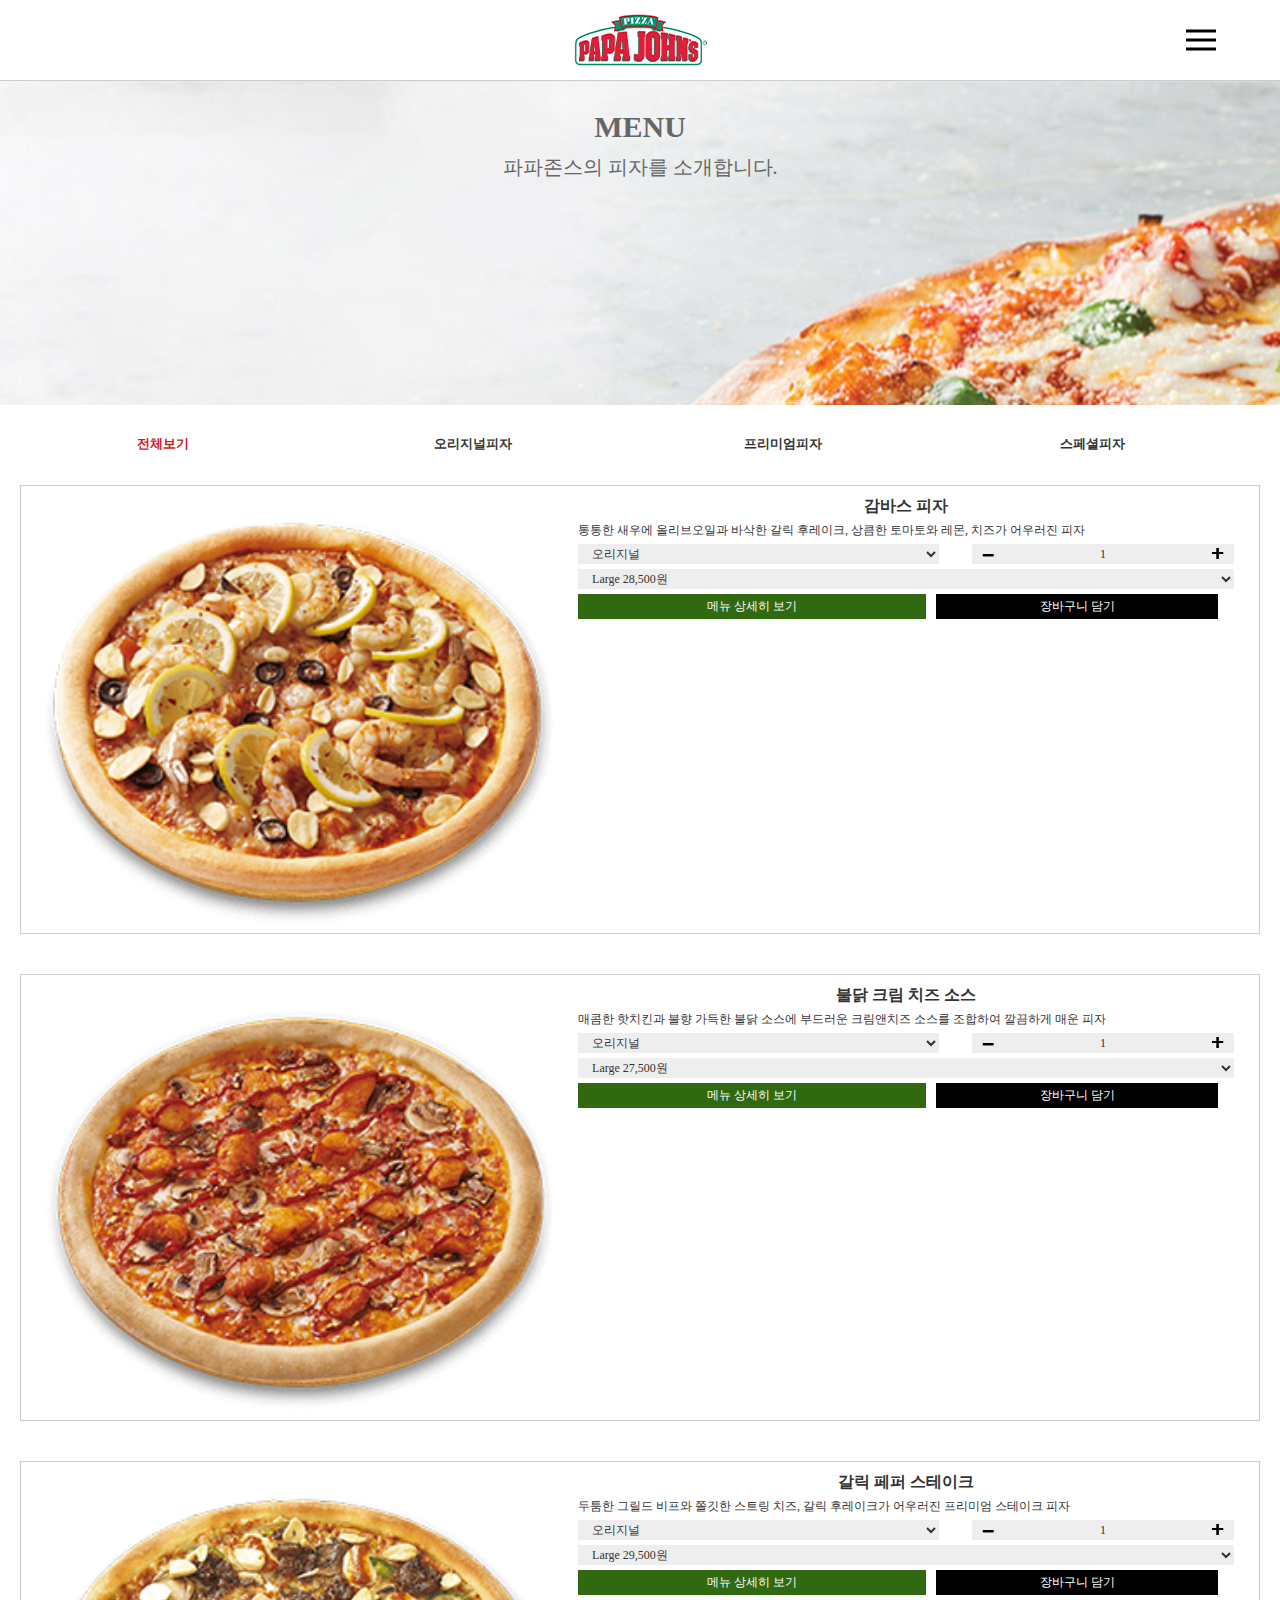
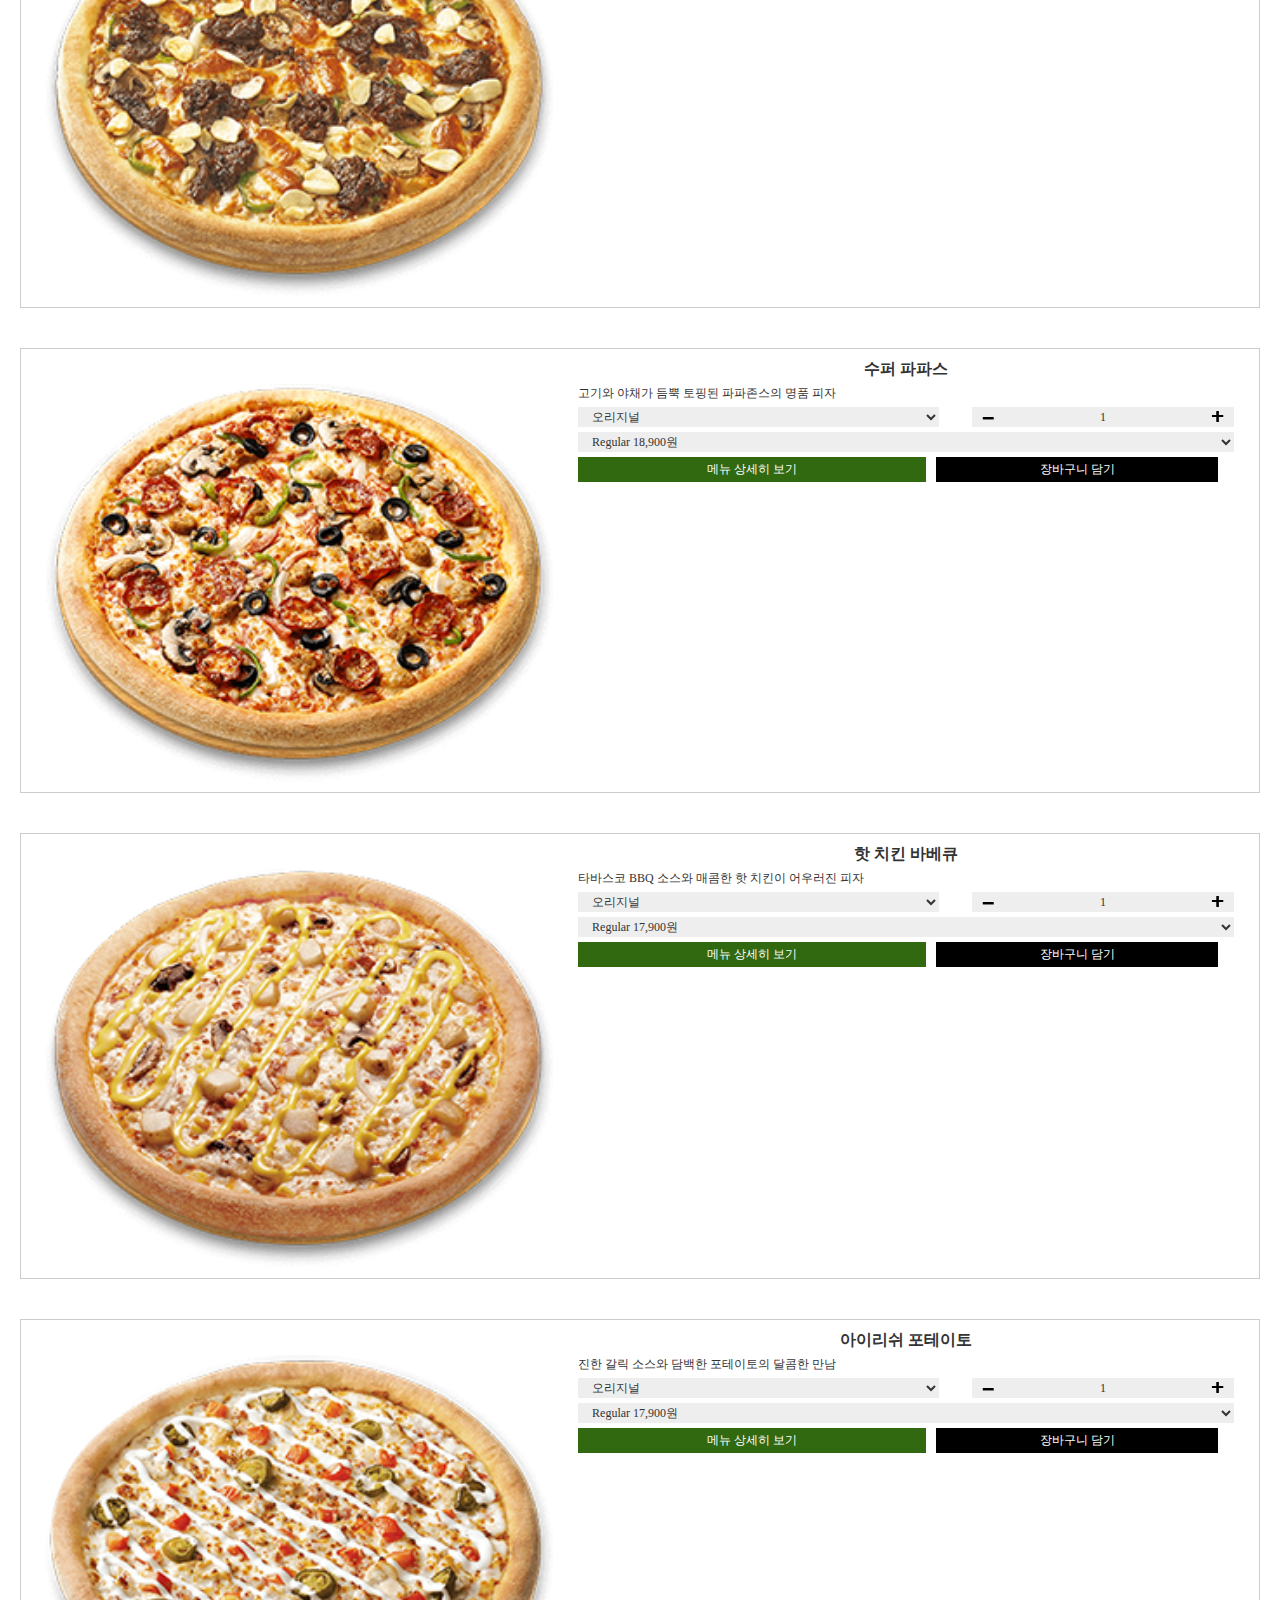
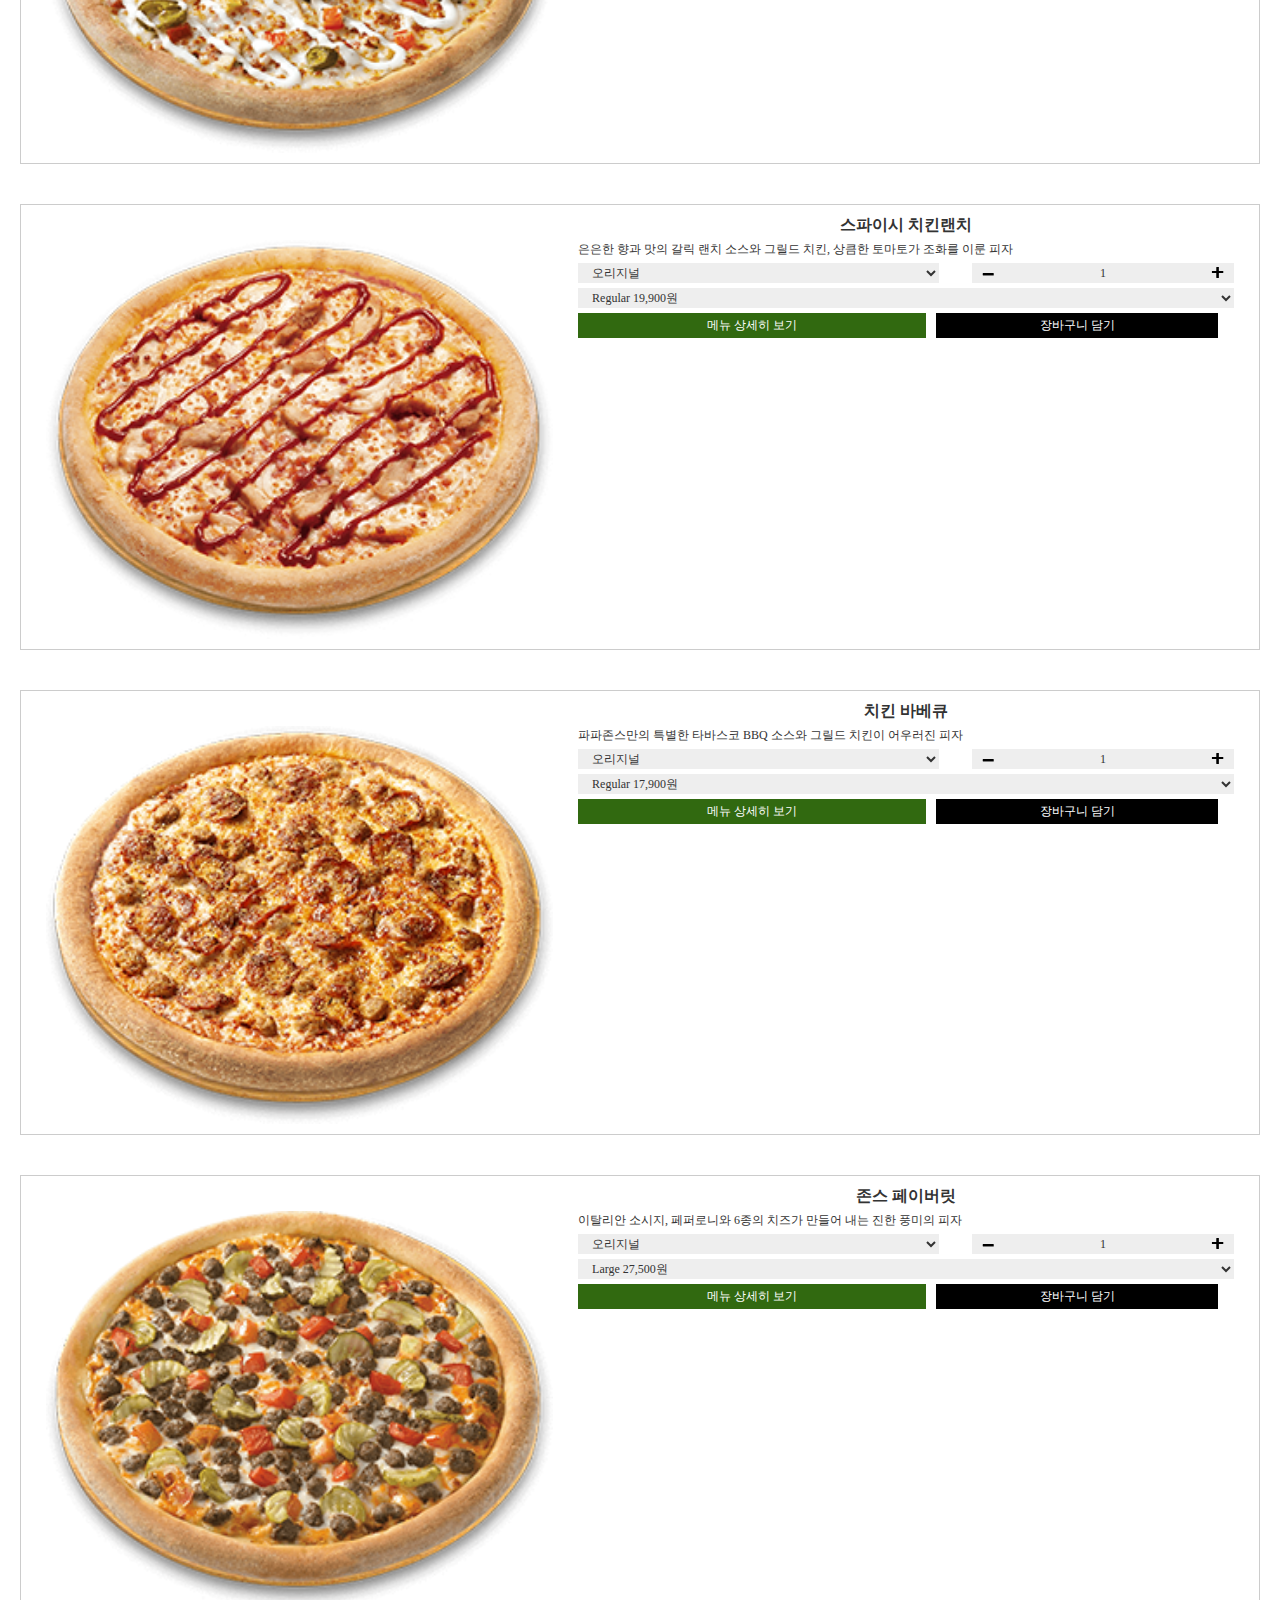
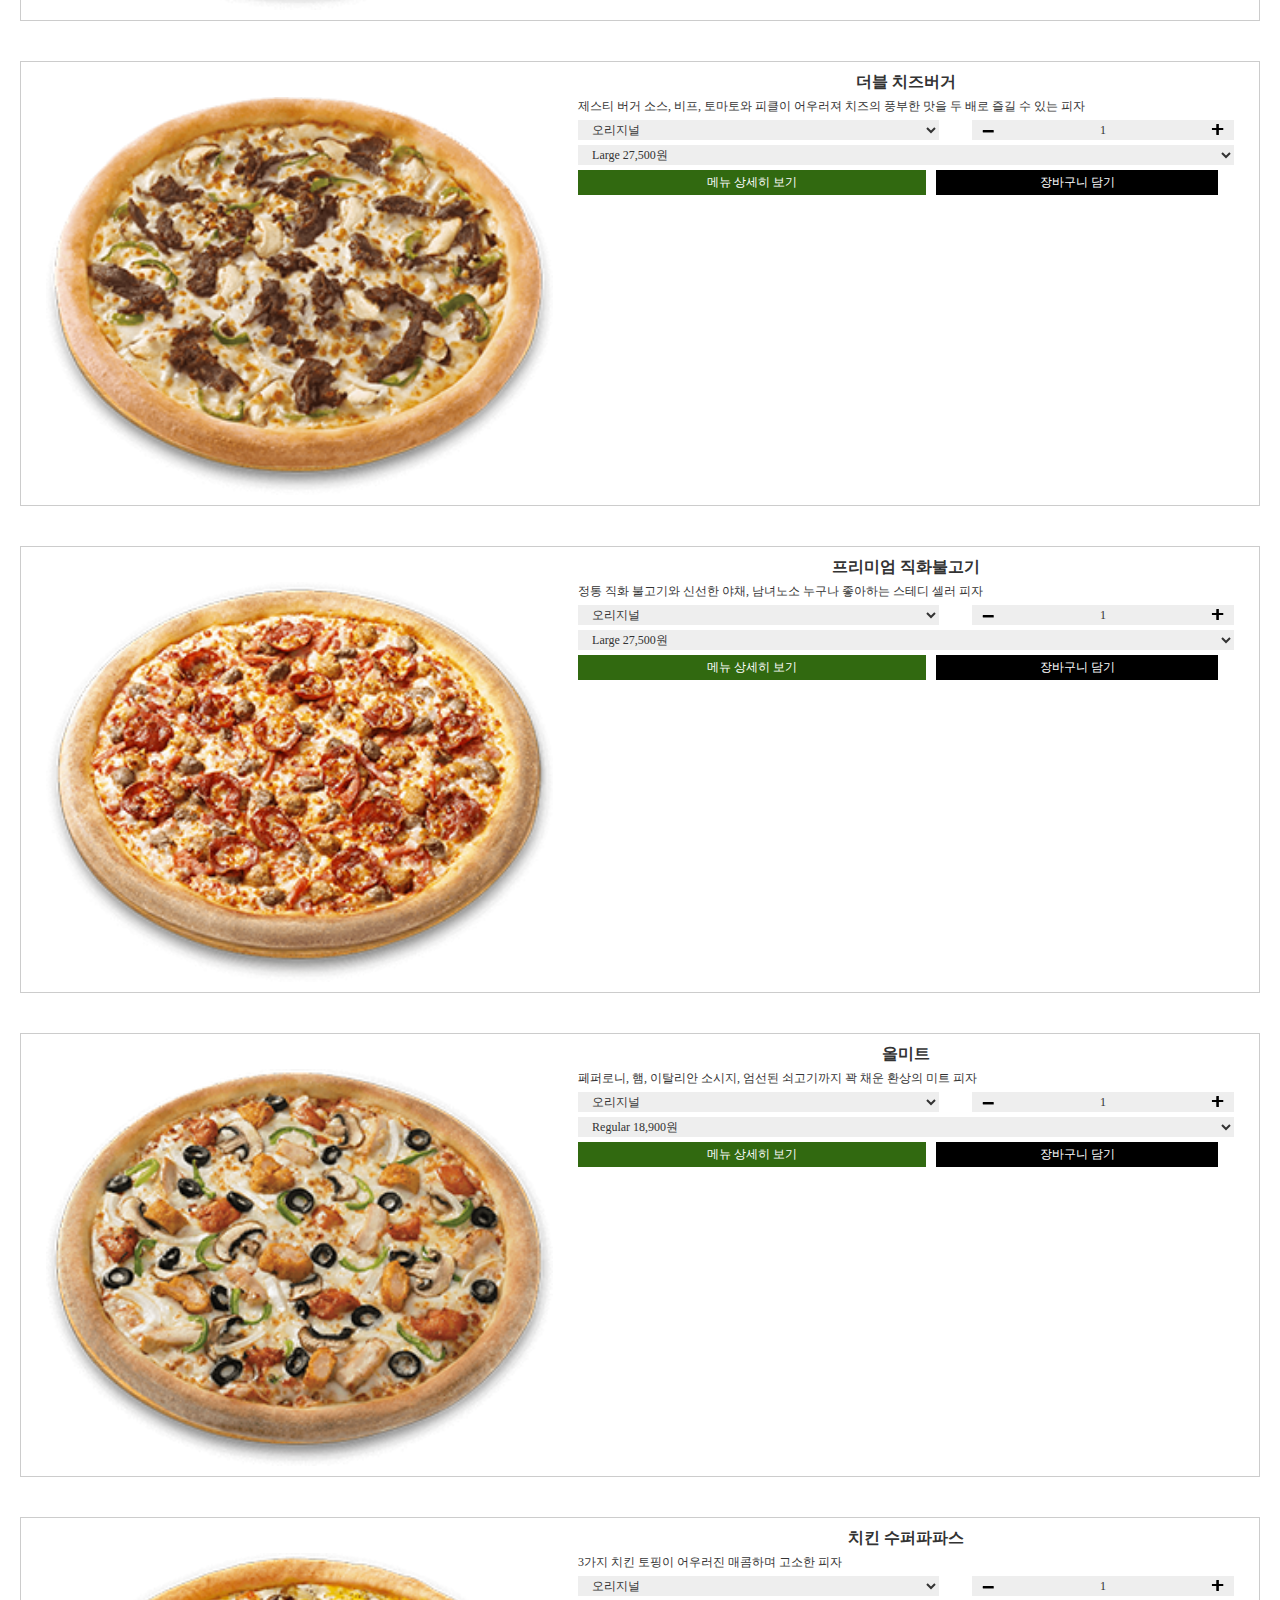
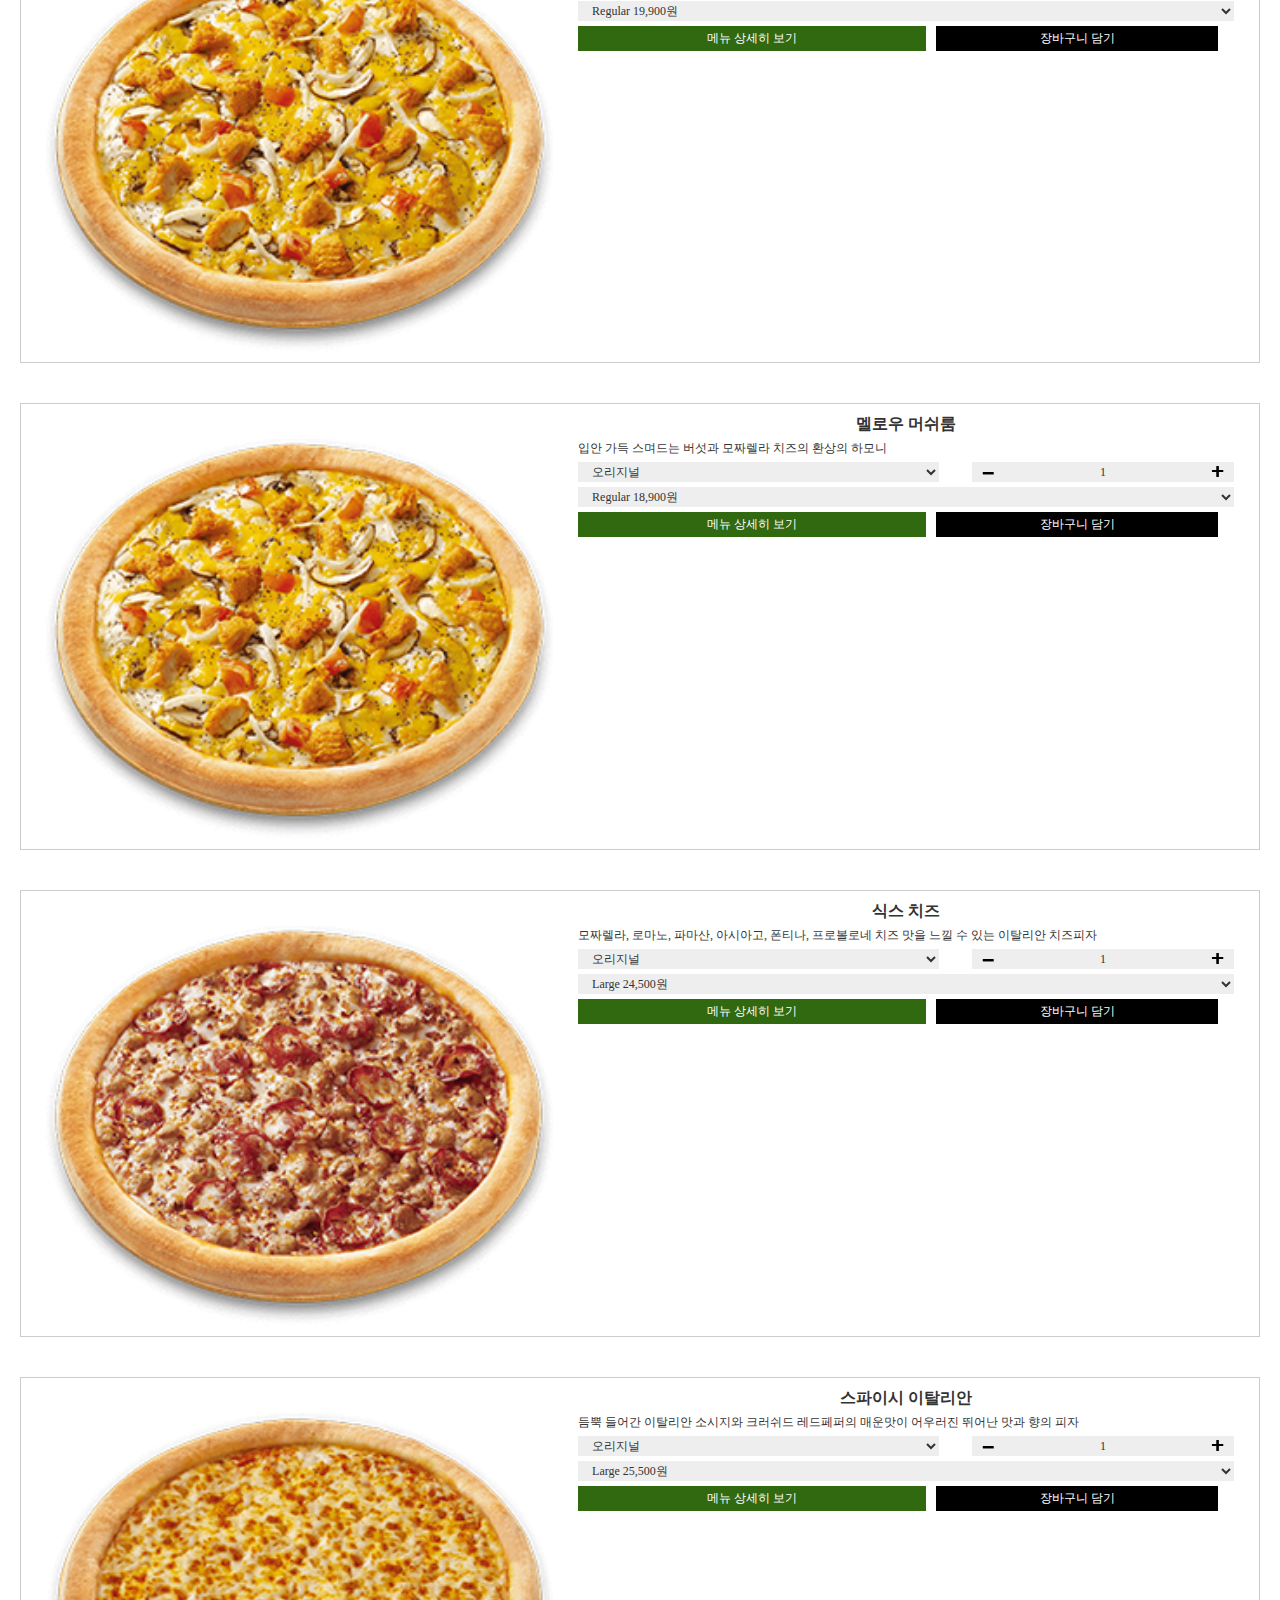
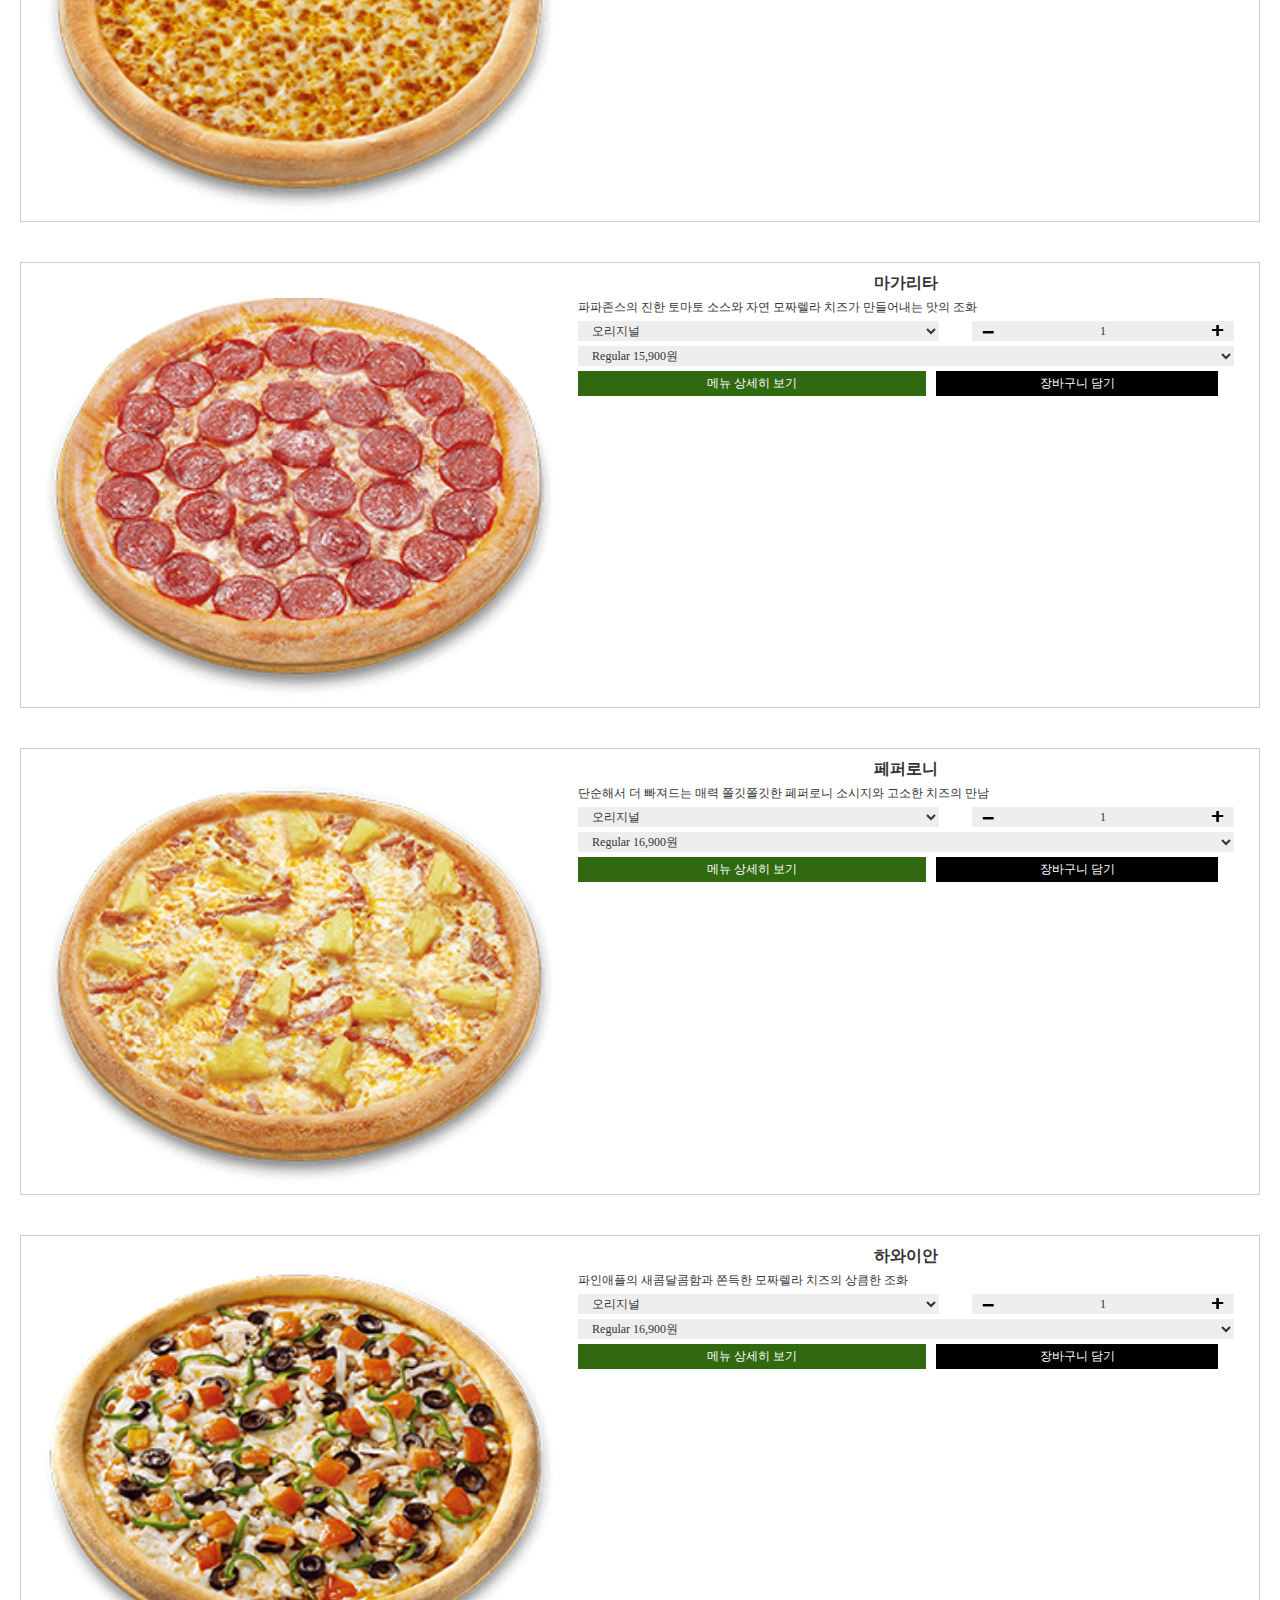
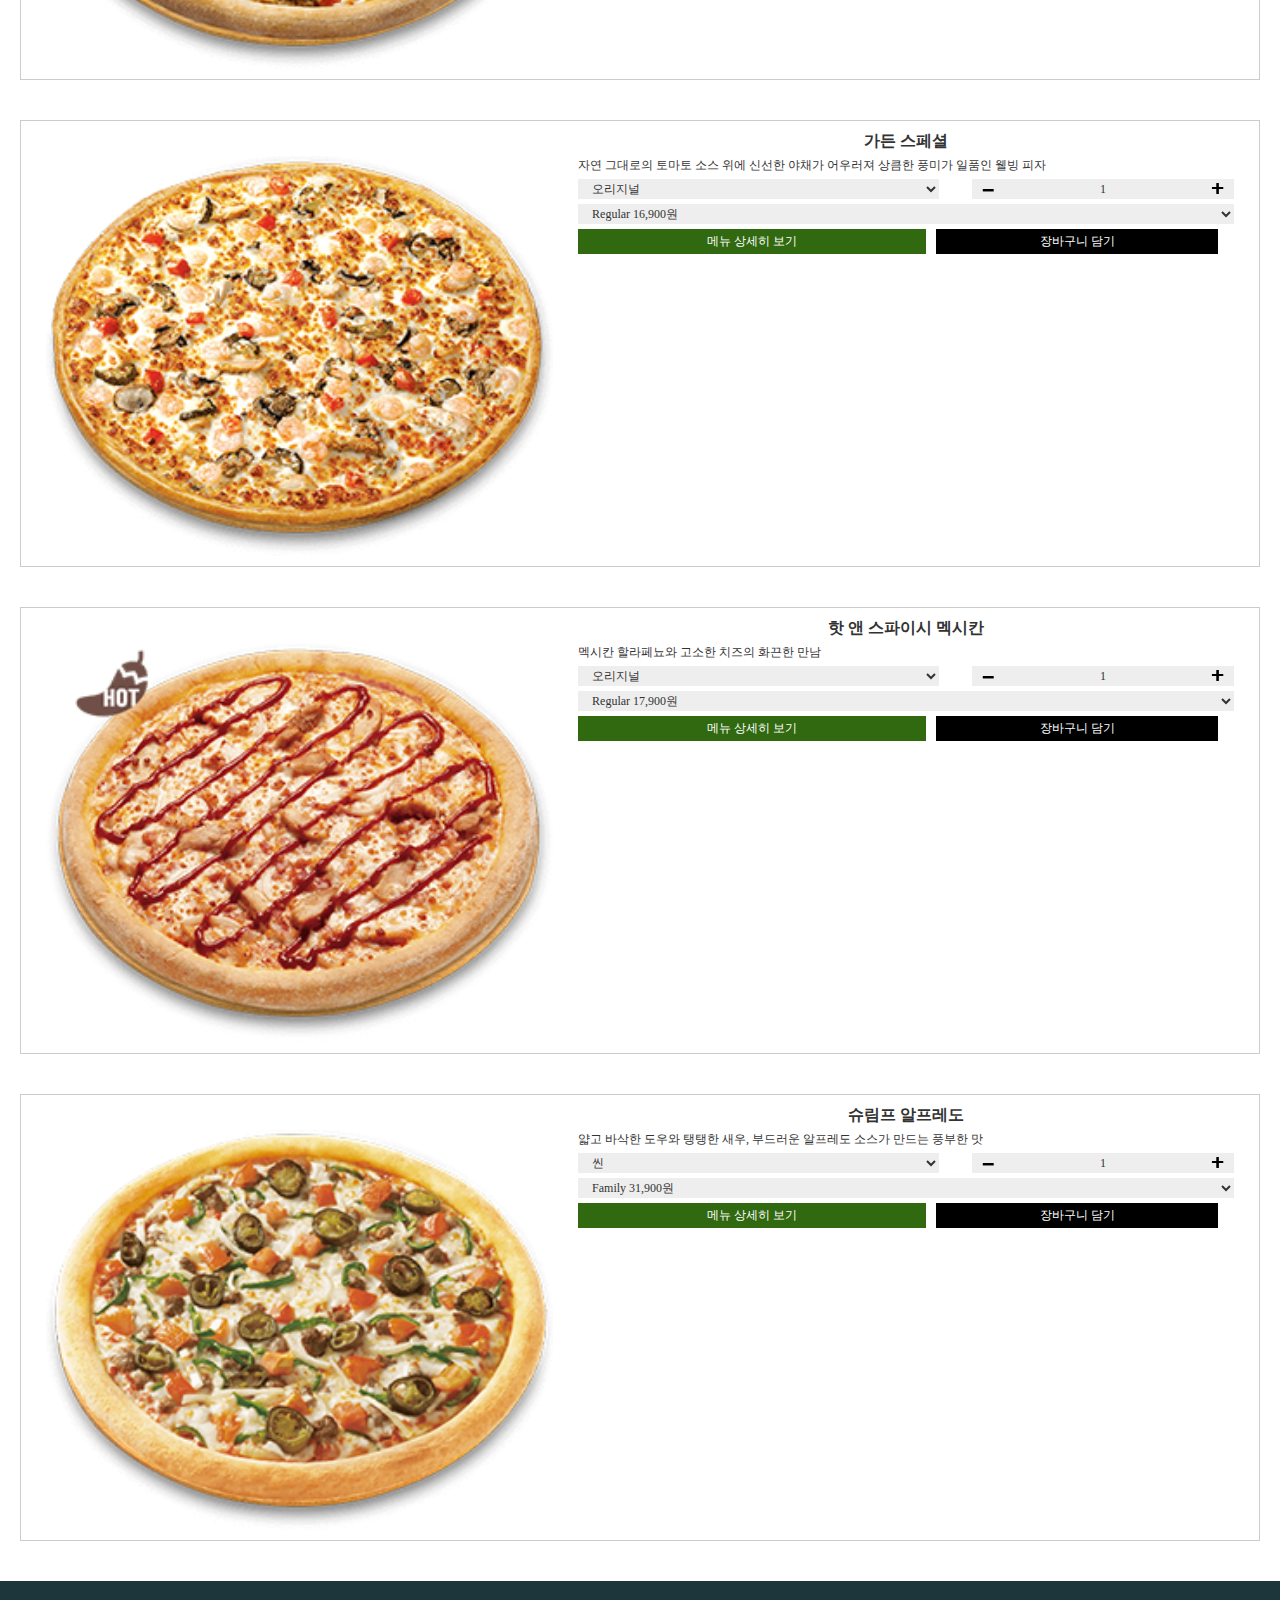
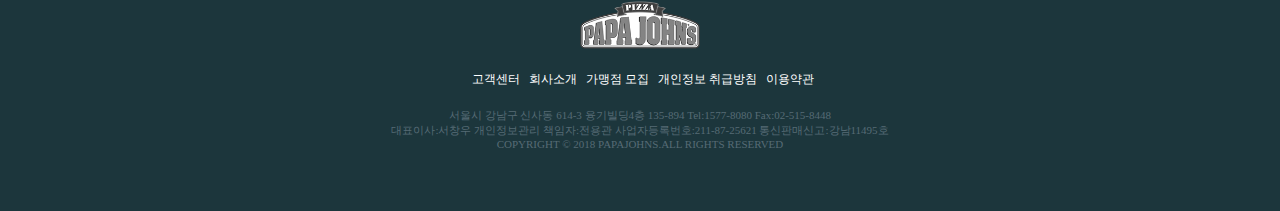
<file: menu/pizza.html>
<!DOCTYPE html>
<html lang="ko">

<head>
    <meta charset="utf-8">
    <title> pizza / menu / papajohns </title>
    <meta name="viewport" content="width=device-width, initial-scale=1.0, maximum-scale=1.0, minimum-scale=1.0">
    <link rel="stylesheet" href="../css/common.css">
    <link rel="stylesheet" href="../css/sub.css">
    <!--[if lt IE 9]>
        <script type="text/javascript" src="js/html5shiv.min.js"></script>
    <![endif]-->
    <script src="../js/jquery-1.12.4.min.js
    "></script>
    <script src="../js/sub.js"></script>
    <script>
        $(document).ready(function () {
            //수량증가,감소
            var step = 1;
            var num;
            var $tgInput;
            //console.log(typeof step);	//number

            $(".num_item > a").on("click", function (e) {
                e.preventDefault();
                $tgInput = $(this).siblings('input');
                //console.log($tgInput.attr('id'));
                if ($(this).hasClass("num_up")) {
                    num = parseInt($tgInput.val());
                    num++;
                    //console.log(num);
                } else if ($(this).hasClass("num_down")) {
                    num = parseInt($tgInput.val());
                    num--;
                }
                $tgInput.val(num);
                checkLimitAmount();
            });

            //구매수량 체크
            function checkLimitAmount() {
                //console.log(num);

                var minLimit = 1 //최소
                var maxLimit = 10; //최대

                //구매수량체크 한다면
                if (num < minLimit) {
                    alert('최소구매수량은 ' + minLimit + '개 입니다.');
                    $tgInput.val(minLimit);
                } else if (num > maxLimit) {
                    alert('최대구매수량은 ' + maxLimit + '개 입니다.');
                    $tgInput.val(maxLimit);
                }
            }

            /* tab */
            var $tab = $('#pizzaTab');

            $tab.find('.btnwrap li:first-child').addClass('on').children().attr('aria-selected', true).parent()
                .siblings().children().attr('aria-selected', false);
            $tab.find('.cntwrap > div:first-child').show().attr('aria-hidden', false).siblings().hide().attr(
                'aria-hidden', true);

            $tab.find('.btnwrap li a').on('click', function (e) {
                e.preventDefault();
                var tgIdx = $(this).parent().index();
                console.log(tgIdx);

                $(this).attr('aria-selected', true).parent().addClass('on').siblings().removeClass('on')
                    .children().attr('aria-selected', false);

                $(this).closest('.tab').find('.cntwrap > div').eq(tgIdx).show().attr('aria-hidden',
                    false).siblings().hide().attr('aria-hidden', true);
            });

        });
    </script>
</head>

<body data-dep-one="1" data-dep-two="1">
    <div id="skip">
        <a href="#content">본문 바로가기</a>
    </div>

    <header id="header">
        <div class="head_top">
            <h1 class="sub_logo">
                <a href="../index.html"><img src="../images/pizza/sub-logo.png" alt="파파존스" width="153" height="80"></a>
            </h1>
            <a href="" class="open_btn"><img src="../images/pizza/sub_open.png" alt="네비게이션 열기" width="30" height="30"></a>
        </div>
        <nav id="mSnb">
            <ul class="clearfix">
                <li>
                    <a href="pizza.html">메뉴</a>
                </li>
                <li>
                    <a href="#">E-쿠폰</a>
                </li>
                <li>
                    <a href="#">매장안내</a>
                </li>
                <li>
                    <a href="#">이벤트&할인</a>
                </li>
                <li>
                    <a href="#">가맹점</a>
                </li>
            </ul>
            <a href="" class="close_btn"><img src="../images/common/close.png" alt="메뉴닫기" width="30" height="30"></a>
        </nav>
    </header>

    <section id="content">
        <div class="sub_visual">
            <h2>MENU</h2>
            <P>파파존스의 피자를 소개합니다.</P>
        </div>
        <div class="area p_r">
            <div class="tab" id="pizzaTab">
                <ul class="btnwrap clearfix area" role="tablist" aria-label="파파존스 토핑별 메뉴">
                    <li class="btn1" role="presentation">
                        <a href="" id="pTab1" role="tab" aria-controls="pizzaCnt1">전체보기</a>
                    </li>
                    <li class="btn2" role="presentation">
                        <a href="" id="pTab2" role="tab" aria-controls="pizzaCnt2">오리지널피자</a>
                    </li>
                    <li class="btn3" role="presentation">
                        <a href="" id="pTab3" role="tab" aria-controls="pizzaCnt3">프리미엄피자</a>
                    </li>
                    <li class="btn4" role="presentation">
                        <a href="" id="pTab4" role="tab" aria-controls="pizzaCnt4">스페셜피자</a>
                    </li>
                </ul>
                <div class="cntwrap" role="presentation">
                    <div id="pizzaCnt1" role="tabpanel" aria-labelledby="pTab1">
                        <ul class="clearfix">
                            <li>
                                <img src="../images/pizza/pizza-1.png" alt="">
                                <div class="txt_box clearfix">
                                    <div class="cell">
                                        <strong class="pizzaTit ">감바스 피자</strong>
                                        <p>통통한 새우에 올리브오일과 바삭한 갈릭 후레이크, 상큼한 토마토와 레몬, 치즈가 어우러진 피자</p>
                                        <select name="pizzaDough" id="pizzaKind1" class="pizzaKind" title="피자 도우 종류">
                                            <option value="">오리지널</option>
                                            <option value="">씬</option>
                                            <option value="">치즈롤</option>
                                        </select>
                                        <div class="num_item">
                                            <label for="amount1"><span class="blind">수량</span></label>
                                            <input type="text" name="amount1" id="amount1" value="1"
                                                readonly="readonly">
                                            <a href="#" class="num_up">
                                                <img src="../images/pizza/plus.png" alt="수량추가">
                                            </a>
                                            <a href="#" class="num_down">
                                                <img src="../images/pizza/minus.png" alt="수량추가">
                                            </a>
                                        </div>
                                        <select name="pizzaPrice" id="pizzaSize1" class="pizzaSize" title="피자 사이즈와 가격">
                                            <option value="">Large 28,500원</option>
                                            <option value="">Family 32,900원</option>
                                            <option value="">Papa 45,900원</option>
                                        </select>
                                        <a href="sub2.html" class="menu">메뉴 상세히 보기</a>
                                        <a href="" class="pizza_cart">장바구니 담기</a>
                                    </div>
                                </div>
                            </li>
                            <li>
                                <img src="../images/pizza/pizza-2.png" alt="">
                                <div class="txt_box clearfix"><strong class="pizzaTit ">불닭 크림 치즈 소스</strong>
                                    <p>매콤한 핫치킨과 불향 가득한 불닭 소스에 부드러운 크림앤치즈 소스를 조합하여 깔끔하게 매운 피자</p>
                                    <select name="pizzaDough" id="pizzaKind2" class="pizzaKind" title="피자 도우 종류">
                                        <option value="">오리지널</option>
                                        <option value="">씬</option>
                                        <option value="">치즈롤</option>
                                        <option value="">골드링</option>
                                    </select>
                                    <div class="num_item">
                                        <label for="amount2"><span class="blind">수량</span></label>
                                        <input type="text" name="amount2" id="amount2" value="1" readonly="readonly">
                                        <a href="#" class="num_up">
                                            <img src="../images/pizza/plus.png" alt="수량추가">
                                        </a>
                                        <a href="#" class="num_down">
                                            <img src="../images/pizza/minus.png" alt="수량추가">
                                        </a>
                                    </div>
                                    <select name="pizzaPrice" id="pizzaSize2" class="pizzaSize" title="피자 사이즈와 가격">
                                        <option value="">Large 27,500원</option>
                                        <option value="">Family 31,900원</option>
                                        <option value="">Papa 42,500원</option>
                                    </select>
                                    <a href="sub2.html" class="menu">메뉴 상세히 보기</a>
                                    <a href="" class="pizza_cart">장바구니 담기</a>
                                </div>
                            </li>
                            <li>
                                <img src="../images/pizza/pizza-3.png" alt="">
                                <div class="txt_box clearfix">
                                    <strong class="pizzaTit ">갈릭 페퍼 스테이크</strong>
                                    <p>두툼한 그릴드 비프와 쫄깃한 스트링 치즈, 갈릭 후레이크가 어우러진 프리미엄 스테이크 피자</p>
                                    <select name="pizzaDough" id="pizzaKind3" class="pizzaKind" title="피자 도우 종류">
                                        <option value="">오리지널</option>
                                        <option value="">씬</option>
                                        <option value="">치즈롤</option>
                                        <option value="">골드링</option>
                                    </select>
                                    <div class="num_item">
                                        <label for="amount3"><span class="blind">수량</span></label>
                                        <input type="text" name="amount3" id="amount3" value="1" readonly="readonly">
                                        <a href="#" class="num_up">
                                            <img src="../images/pizza/plus.png" alt="수량추가">
                                        </a>
                                        <a href="#" class="num_down">
                                            <img src="../images/pizza/minus.png" alt="수량추가">
                                        </a>
                                    </div>
                                    <select name="pizzaPrice" id="pizzaSize3" class="pizzaSize" title="피자 사이즈와 가격">
                                        <option value="">Large 29,500원</option>
                                        <option value="">Family 35,900원</option>
                                        <option value="">Papa 46,500원</option>
                                    </select>
                                    <a href="sub2.html" class="menu">메뉴 상세히 보기</a>
                                    <a href="" class="pizza_cart">장바구니 담기</a>
                                </div>
                            </li>
                            <li>
                                <img src="../images/pizza/pizza-4.png" alt="">
                                <div class="txt_box clearfix">
                                    <strong class="pizzaTit4">수퍼 파파스</strong>
                                    <p>고기와 야채가 듬뿍 토핑된 파파존스의 명품 피자</p>
                                    <select name="pizzaDough" id="pizzaKind4" class="pizzaKind" title="피자 도우 종류">
                                        <option value="">오리지널</option>
                                        <option value="">씬</option>
                                        <option value="">치즈롤</option>
                                        <option value="">골드링</option>
                                    </select>
                                    <div class="num_item">
                                        <label for="amount4"><span class="blind">수량</span></label>
                                        <input type="text" name="amount4" id="amount4" value="1" readonly="readonly">
                                        <a href="#" class="num_up">
                                            <img src="../images/pizza/plus.png" alt="수량추가">
                                        </a>
                                        <a href="#" class="num_down">
                                            <img src="../images/pizza/minus.png" alt="수량추가">
                                        </a>
                                    </div>
                                    <select name="pizzaPrice" id="pizzaSize4" class="pizzaSize" title="피자 사이즈와 가격">
                                        <option value="">Regular 18,900원</option>
                                        <option value="">Large 26,500원</option>
                                        <option value="">Family 30,900원</option>
                                        <option value="">Papa 37,500원</option>
                                    </select>
                                    <a href="sub2.html" class="menu">메뉴 상세히 보기</a>
                                    <a href="" class="pizza_cart">장바구니 담기</a>
                                </div>
                            </li>
                            <li>
                                <img src="../images/pizza/pizza-5.png" alt="">
                                <div class="txt_box clearfix"><strong class="pizzaTit ">핫 치킨 바베큐</strong>
                                    <p>타바스코 BBQ 소스와 매콤한 핫 치킨이 어우러진 피자</p>
                                    <select name="pizzaDough" id="pizzaKind5" class="pizzaKind" title="피자 도우 종류">
                                        <option value="">오리지널</option>
                                        <option value="">씬</option>
                                        <option value="">치즈롤</option>
                                        <option value="">골드링</option>
                                    </select>
                                    <div class="num_item">
                                        <label for="amount5"><span class="blind">수량</span></label>
                                        <input type="text" name="amount5" id="amount5" value="1" readonly="readonly">
                                        <a href="#" class="num_up">
                                            <img src="../images/pizza/plus.png" alt="수량추가">
                                        </a>
                                        <a href="#" class="num_down">
                                            <img src="../images/pizza/minus.png" alt="수량추가">
                                        </a>
                                    </div>
                                    <select name="pizzaPrice" id="pizzaSize5" class="pizzaSize" title="피자 사이즈와 가격">
                                        <option value="">Regular 17,900원</option>
                                        <option value="">Large 25,500원</option>
                                        <option value="">Family 29,900원</option>
                                        <option value="">Papa 36,500원</option>
                                    </select>
                                    <a href="sub2.html" class="menu">메뉴 상세히 보기</a>
                                    <a href="" class="pizza_cart">장바구니 담기</a>
                                </div>
                            </li>
                            <li>
                                <img src="../images/pizza/pizza-6.png" alt="">
                                <div class="txt_box clearfix"><strong class="pizzaTit ">아이리쉬 포테이토</strong>
                                    <p>진한 갈릭 소스와 담백한 포테이토의 달콤한 만남</p>
                                    <select name="pizzaDough" id="pizzaKind6" class="pizzaKind" title="피자 도우 종류">
                                        <option value="">오리지널</option>
                                        <option value="">씬</option>
                                        <option value="">치즈롤</option>
                                        <option value="">골드링</option>
                                    </select>
                                    <div class="num_item">
                                        <label for="amount6"><span class="blind">수량</span></label>
                                        <input type="text" name="amount6" id="amount6" value="1" readonly="readonly">
                                        <a href="#" class="num_up">
                                            <img src="../images/pizza/plus.png" alt="수량추가">
                                        </a>
                                        <a href="#" class="num_down">
                                            <img src="../images/pizza/minus.png" alt="수량추가">
                                        </a>
                                    </div>
                                    <select name="pizzaPrice" id="pizzaSize6" class="pizzaSize" title="피자 사이즈와 가격">
                                        <option value="">Regular 17,900원</option>
                                        <option value="">Large 25,500원</option>
                                        <option value="">Family 29,900원</option>
                                        <option value="">Papa 36,500원</option>
                                    </select>
                                    <a href="sub2.html" class="menu">메뉴 상세히 보기</a>
                                    <a href="" class="pizza_cart">장바구니 담기</a>
                                </div>
                            </li>
                            <li>
                                <img src="../images/pizza/pizza-7.png" alt="">
                                <div class="txt_box clearfix"><strong class="pizzaTit ">스파이시 치킨랜치</strong>
                                    <p>은은한 향과 맛의 갈릭 랜치 소스와 그릴드 치킨, 상큼한 토마토가 조화를 이룬 피자</p>
                                    <select name="pizzaDough" id="pizzaKind7" class="pizzaKind" title="피자 도우 종류">
                                        <option value="">오리지널</option>
                                        <option value="">씬</option>
                                        <option value="">치즈롤</option>
                                        <option value="">골드링</option>
                                    </select>
                                    <div class="num_item">
                                        <label for="amount7"><span class="blind">수량</span></label>
                                        <input type="text" name="amount7" id="amount7" value="1" readonly="readonly">
                                        <a href="#" class="num_up">
                                            <img src="../images/pizza/plus.png" alt="수량추가">
                                        </a>
                                        <a href="#" class="num_down">
                                            <img src="../images/pizza/minus.png" alt="수량추가">
                                        </a>
                                    </div>
                                    <select name="pizzaPrice" id="pizzaSize7" class="pizzaSize" title="피자 사이즈와 가격">
                                        <option value="">Regular 19,900원</option>
                                        <option value="">Large 27,500원</option>
                                        <option value="">Family 31,900원</option>
                                        <option value="">Papa 41,500원</option>
                                    </select>
                                    <a href="sub2.html" class="menu">메뉴 상세히 보기</a>
                                    <a href="" class="pizza_cart">장바구니 담기</a>
                                </div>
                            </li>
                            <li>
                                <img src="../images/pizza/pizza-8.png" alt="">
                                <div class="txt_box clearfix"><strong class="pizzaTit ">치킨 바베큐</strong>
                                    <p>파파존스만의 특별한 타바스코 BBQ 소스와 그릴드 치킨이 어우러진 피자</p>
                                    <select name="pizzaDough" id="pizzaKind8" class="pizzaKind" title="피자 도우 종류">
                                        <option value="">오리지널</option>
                                        <option value="">씬</option>
                                        <option value="">치즈롤</option>
                                        <option value="">골드링</option>
                                    </select>
                                    <div class="num_item">
                                        <label for="amount8"><span class="blind">수량</span></label>
                                        <input type="text" name="amount8" id="amount8" value="1" readonly="readonly">
                                        <a href="#" class="num_up">
                                            <img src="../images/pizza/plus.png" alt="수량추가">
                                        </a>
                                        <a href="#" class="num_down">
                                            <img src="../images/pizza/minus.png" alt="수량추가">
                                        </a>
                                    </div>
                                    <select name="pizzaPrice" id="pizzaSize8" class="pizzaSize" title="피자 사이즈와 가격">
                                        <option value="">Regular 17,900원</option>
                                        <option value="">Large 25,500원</option>
                                        <option value="">Family 29,900원</option>
                                        <option value="">Papa 36,500원</option>
                                    </select>
                                    <a href="sub2.html" class="menu">메뉴 상세히 보기</a>
                                    <a href="" class="pizza_cart">장바구니 담기</a>
                                </div>
                            </li>
                            <li>
                                <img src="../images/pizza/pizza-9.png" alt="">
                                <div class="txt_box clearfix"><strong class="pizzaTit ">존스 페이버릿</strong>
                                    <p>이탈리안 소시지, 페퍼로니와 6종의 치즈가 만들어 내는 진한 풍미의 피자</p>
                                    <select name="pizzaDough" id="pizzaKind9" class="pizzaKind" title="피자 도우 종류">
                                        <option value="">오리지널</option>
                                        <option value="">씬</option>
                                        <option value="">치즈롤</option>
                                        <option value="">골드링</option>
                                    </select>
                                    <div class="num_item">
                                        <label for="amount9"><span class="blind">수량</span></label>
                                        <input type="text" name="amount9" id="amount9" value="1" readonly="readonly">
                                        <a href="#" class="num_up">
                                            <img src="../images/pizza/plus.png" alt="수량추가">
                                        </a>
                                        <a href="#" class="num_down">
                                            <img src="../images/pizza/minus.png" alt="수량추가">
                                        </a>
                                    </div>
                                    <select name="pizzaPrice" id="pizzaSize9" class="pizzaSize" title="피자 사이즈와 가격">
                                        <option value="">Large 27,500원</option>
                                        <option value="">Family 33,900원</option>
                                        <option value="">Papa 44,500원</option>
                                    </select>
                                    <a href="sub2.html" class="menu">메뉴 상세히 보기</a>
                                    <a href="" class="pizza_cart">장바구니 담기</a>
                                </div>
                            </li>
                            <li>
                                <img src="../images/pizza/pizza-10.png" alt="">
                                <div class="txt_box clearfix"><strong class="pizzaTit ">더블 치즈버거</strong>
                                    <p>제스티 버거 소스, 비프, 토마토와 피클이 어우러져 치즈의 풍부한 맛을 두 배로 즐길 수 있는 피자</p>
                                    <select name="pizzaDough" id="pizzaKind10" class="pizzaKind" title="피자 도우 종류">
                                        <option value="">오리지널</option>
                                        <option value="">씬</option>
                                        <option value="">치즈롤</option>
                                        <option value="">골드링</option>
                                    </select>
                                    <div class="num_item">
                                        <label for="amount10"><span class="blind">수량</span></label>
                                        <input type="text" name="amount10" id="amount10" value="1" readonly="readonly">
                                        <a href="#" class="num_up">
                                            <img src="../images/pizza/plus.png" alt="수량추가">
                                        </a>
                                        <a href="#" class="num_down">
                                            <img src="../images/pizza/minus.png" alt="수량추가">
                                        </a>
                                    </div>
                                    <select name="pizzaPrice" id="pizzaSize10" class="pizzaSize" title="피자 사이즈와 가격">
                                        <option value="">Large 27,500원</option>
                                        <option value="">Family 31,900원</option>
                                        <option value="">Papa 41,500원</option>
                                    </select>
                                    <a href="sub2.html" class="menu">메뉴 상세히 보기</a>
                                    <a href="" class="pizza_cart">장바구니 담기</a>
                                </div>
                            </li>
                            <li>
                                <img src="../images/pizza/pizza-11.png" alt="">
                                <div class="txt_box clearfix"><strong class="pizzaTit ">프리미엄 직화불고기</strong>
                                    <p>정통 직화 불고기와 신선한 야채, 남녀노소 누구나 좋아하는 스테디 셀러 피자</p>
                                    <select name="pizzaDough" id="pizzaKind11" class="pizzaKind" title="피자 도우 종류">
                                        <option value="">오리지널</option>
                                        <option value="">씬</option>
                                        <option value="">치즈롤</option>
                                        <option value="">골드링</option>
                                    </select>
                                    <div class="num_item">
                                        <label for="amount11"><span class="blind">수량</span></label>
                                        <input type="text" name="amount11" id="amount11" value="1" readonly="readonly">
                                        <a href="#" class="num_up">
                                            <img src="../images/pizza/plus.png" alt="수량추가">
                                        </a>
                                        <a href="#" class="num_down">
                                            <img src="../images/pizza/minus.png" alt="수량추가">
                                        </a>
                                    </div>
                                    <select name="pizzaPrice" id="pizzaSize11" class="pizzaSize" title="피자 사이즈와 가격">
                                        <option value="">Large 27,500원</option>
                                        <option value="">Family 31,900원</option>
                                        <option value="">Papa 41,500원</option>
                                    </select>
                                    <a href="sub2.html" class="menu">메뉴 상세히 보기</a>
                                    <a href="" class="pizza_cart">장바구니 담기</a>
                                </div>
                            </li>
                            <li>
                                <img src="../images/pizza/pizza-12.png" alt="">
                                <div class="txt_box clearfix"><strong class="pizzaTit ">올미트</strong>
                                    <p>페퍼로니, 햄, 이탈리안 소시지, 엄선된 쇠고기까지 꽉 채운 환상의 미트 피자</p>
                                    <select name="pizzaDough" id="pizzaKind12" class="pizzaKind" title="피자 도우 종류">
                                        <option value="">오리지널</option>
                                        <option value="">씬</option>
                                        <option value="">치즈롤</option>
                                        <option value="">골드링</option>
                                    </select>
                                    <div class="num_item">
                                        <label for="amount12"><span class="blind">수량</span></label>
                                        <input type="text" name="amount12" id="amount12" value="1" readonly="readonly">
                                        <a href="#" class="num_up">
                                            <img src="../images/pizza/plus.png" alt="수량추가">
                                        </a>
                                        <a href="#" class="num_down">
                                            <img src="../images/pizza/minus.png" alt="수량추가">
                                        </a>
                                    </div>
                                    <select name="pizzaPrice" id="pizzaSize12" class="pizzaSize" title="피자 사이즈와 가격">
                                        <option value="">Regular 18,900원</option>
                                        <option value="">Large 27,500원</option>
                                        <option value="">Family 31,900원</option>
                                        <option value="">Papa 44,500원</option>
                                    </select>
                                    <a href="sub2.html" class="menu">메뉴 상세히 보기</a>
                                    <a href="" class="pizza_cart">장바구니 담기</a>
                                </div>
                            </li>
                            <li>
                                <img src="../images/pizza/pizza-13.png" alt="">
                                <div class="txt_box clearfix"><strong class="pizzaTit ">치킨 수퍼파파스</strong>
                                    <p>3가지 치킨 토핑이 어우러진 매콤하며 고소한 피자</p>
                                    <select name="pizzaDough" id="pizzaKind13" class="pizzaKind" title="피자 도우 종류">
                                        <option value="">오리지널</option>
                                        <option value="">씬</option>
                                        <option value="">치즈롤</option>
                                        <option value="">골드링</option>
                                    </select>
                                    <div class="num_item">
                                        <label for="amount13"><span class="blind">수량</span></label>
                                        <input type="text" name="amount13" id="amount13" value="1" readonly="readonly">
                                        <a href="#" class="num_up">
                                            <img src="../images/pizza/plus.png" alt="수량추가">
                                        </a>
                                        <a href="#" class="num_down">
                                            <img src="../images/pizza/minus.png" alt="수량추가">
                                        </a>
                                    </div>
                                    <select name="pizzaPrice" id="pizzaSize13" class="pizzaSize" title="피자 사이즈와 가격">
                                        <option value="">Regular 19,900원</option>
                                        <option value="">Large 27,500원</option>
                                        <option value="">Family 31,900원</option>
                                        <option value="">Papa 38,500원</option>
                                    </select>
                                    <a href="sub2.html" class="menu">메뉴 상세히 보기</a>
                                    <a href="" class="pizza_cart">장바구니 담기</a>
                                </div>
                            </li>
                            <li>
                                <img src="../images/pizza/pizza-14.png" alt="">
                                <div class="txt_box clearfix"><strong class="pizzaTit ">멜로우 머쉬룸</strong>
                                    <p>입안 가득 스며드는 버섯과 모짜렐라 치즈의 환상의 하모니</p>
                                    <select name="pizzaDough" id="pizzaKind14" class="pizzaKind" title="피자 도우 종류">
                                        <option value="">오리지널</option>
                                        <option value="">씬</option>
                                        <option value="">치즈롤</option>
                                        <option value="">골드링</option>
                                    </select>
                                    <div class="num_item">
                                        <label for="amount14"><span class="blind">수량</span></label>
                                        <input type="text" name="amount14" id="amount14" value="1" readonly="readonly">
                                        <a href="#" class="num_up">
                                            <img src="../images/pizza/plus.png" alt="수량추가">
                                        </a>
                                        <a href="#" class="num_down">
                                            <img src="../images/pizza/minus.png" alt="수량추가">
                                        </a>
                                    </div>
                                    <select name="pizzaPrice" id="pizzaSize14" class="pizzaSize" title="피자 사이즈와 가격">
                                        <option value="">Regular 18,900원</option>
                                        <option value="">Large 27,500원</option>
                                        <option value="">Family 31,900원</option>
                                        <option value="">Papa 42,500원</option>
                                    </select>
                                    <a href="sub2.html" class="menu">메뉴 상세히 보기</a>
                                    <a href="" class="pizza_cart">장바구니 담기</a>
                                </div>
                            </li>
                            <li>
                                <img src="../images/pizza/pizza-15.png" alt="">
                                <div class="txt_box clearfix"><strong class="pizzaTit ">식스 치즈</strong>
                                    <p>모짜렐라, 로마노, 파마산, 아시아고, 폰티나, 프로볼로네 치즈 맛을 느낄 수 있는 이탈리안 치즈피자</p>
                                    <select name="pizzaDough" id="pizzaKind15" class="pizzaKind" title="피자 도우 종류">
                                        <option value="">오리지널</option>
                                        <option value="">씬</option>
                                        <option value="">치즈롤</option>
                                        <option value="">골드링</option>
                                    </select>
                                    <div class="num_item">
                                        <label for="amount15"><span class="blind">수량</span></label>
                                        <input type="text" name="amount15" id="amount15" value="1" readonly="readonly">
                                        <a href="#" class="num_up">
                                            <img src="../images/pizza/plus.png" alt="수량추가">
                                        </a>
                                        <a href="#" class="num_down">
                                            <img src="../images/pizza/minus.png" alt="수량추가">
                                        </a>
                                    </div>
                                    <select name="pizzaPrice" id="pizzaSize15" class="pizzaSize" title="피자 사이즈와 가격">
                                        <option value="">Large 24,500원</option>
                                        <option value="">Family 28,900원</option>
                                        <option value="">Papa 35,500원</option>
                                    </select>
                                    <a href="sub2.html" class="menu">메뉴 상세히 보기</a>
                                    <a href="" class="pizza_cart">장바구니 담기</a>
                                </div>
                            </li>
                            <li>
                                <img src="../images/pizza/pizza-16.png" alt="">
                                <div class="txt_box clearfix"><strong class="pizzaTit ">스파이시 이탈리안</strong>
                                    <p>듬뿍 들어간 이탈리안 소시지와 크러쉬드 레드페퍼의 매운맛이 어우러진 뛰어난 맛과 향의 피자</p>
                                    <select name="pizzaDough" id="pizzaKind16" class="pizzaKind" title="피자 도우 종류">
                                        <option value="">오리지널</option>
                                        <option value="">씬</option>
                                        <option value="">치즈롤</option>
                                        <option value="">골드링</option>
                                    </select>
                                    <div class="num_item">
                                        <label for="amount16"><span class="blind">수량</span></label>
                                        <input type="text" name="amount16" id="amount16" value="1" readonly="readonly">
                                        <a href="#" class="num_up">
                                            <img src="../images/pizza/plus.png" alt="수량추가">
                                        </a>
                                        <a href="#" class="num_down">
                                            <img src="../images/pizza/minus.png" alt="수량추가">
                                        </a>
                                    </div>
                                    <select name="pizzaPrice" id="pizzaSize16" class="pizzaSize" title="피자 사이즈와 가격">
                                        <option value="">Large 25,500원</option>
                                        <option value="">Family 31,900원</option>
                                        <option value="">Papa 40,500원</option>
                                    </select>
                                    <a href="sub2.html" class="menu">메뉴 상세히 보기</a>
                                    <a href="" class="pizza_cart">장바구니 담기</a>
                                </div>
                            </li>
                            <li>
                                <img src="../images/pizza/pizza-17.png" alt="">
                                <div class="txt_box clearfix"><strong class="pizzaTit ">마가리타</strong>
                                    <p>파파존스의 진한 토마토 소스와 자연 모짜렐라 치즈가 만들어내는 맛의 조화</p>
                                    <select name="pizzaDough" id="pizzaKind17" class="pizzaKind" title="피자 도우 종류">
                                        <option value="">오리지널</option>
                                        <option value="">씬</option>
                                        <option value="">치즈롤</option>
                                        <option value="">골드링</option>
                                    </select>
                                    <div class="num_item">
                                        <label for="amount17"><span class="blind">수량</span></label>
                                        <input type="text" name="amount17" id="amount17" value="1" readonly="readonly">
                                        <a href="#" class="num_up">
                                            <img src="../images/pizza/plus.png" alt="수량추가">
                                        </a>
                                        <a href="#" class="num_down">
                                            <img src="../images/pizza/minus.png" alt="수량추가">
                                        </a>
                                    </div>
                                    <select name="pizzaPrice" id="pizzaSize17" class="pizzaSize" title="피자 사이즈와 가격">
                                        <option value="">Regular 15,900원</option>
                                        <option value="">Large 21,500원</option>
                                        <option value="">Family 25,900원</option>
                                        <option value="">Papa 34,500원</option>
                                    </select>
                                    <a href="sub2.html" class="menu">메뉴 상세히 보기</a>
                                    <a href="" class="pizza_cart">장바구니 담기</a>
                                </div>
                            </li>
                            <li>
                                <img src="../images/pizza/pizza-18.png" alt="">
                                <div class="txt_box clearfix"><strong class="pizzaTit ">페퍼로니</strong>
                                    <p>단순해서 더 빠져드는 매력 쫄깃쫄깃한 페퍼로니 소시지와 고소한 치즈의 만남</p>
                                    <select name="pizzaDough" id="pizzaKind18" class="pizzaKind" title="피자 도우 종류">
                                        <option value="">오리지널</option>
                                        <option value="">씬</option>
                                        <option value="">치즈롤</option>
                                        <option value="">골드링</option>
                                    </select>
                                    <div class="num_item">
                                        <label for="amount18"><span class="blind">수량</span></label>
                                        <input type="text" name="amount18" id="amount18" value="1" readonly="readonly">
                                        <a href="#" class="num_up">
                                            <img src="../images/pizza/plus.png" alt="수량추가">
                                        </a>
                                        <a href="#" class="num_down">
                                            <img src="../images/pizza/minus.png" alt="수량추가">
                                        </a>
                                    </div>
                                    <select name="pizzaPrice" id="pizzaSize18" class="pizzaSize" title="피자 사이즈와 가격">
                                        <option value="">Regular 16,900원</option>
                                        <option value="">Large 23,500원</option>
                                        <option value="">Family 27,900원</option>
                                        <option value="">Papa 35,500원</option>
                                    </select>
                                    <a href="sub2.html" class="menu">메뉴 상세히 보기</a>
                                    <a href="" class="pizza_cart">장바구니 담기</a>
                                </div>
                            </li>
                            <li>
                                <img src="../images/pizza/pizza-19.png" alt="">
                                <div class="txt_box clearfix"><strong class="pizzaTit ">하와이안</strong>
                                    <p>파인애플의 새콤달콤함과 쫀득한 모짜렐라 치즈의 상큼한 조화</p>
                                    <select name="pizzaDough" id="pizzaKind19" class="pizzaKind" title="피자 도우 종류">
                                        <option value="">오리지널</option>
                                        <option value="">씬</option>
                                        <option value="">치즈롤</option>
                                        <option value="">골드링</option>
                                    </select>
                                    <div class="num_item">
                                        <label for="amount19"><span class="blind">수량</span></label>
                                        <input type="text" name="amount19" id="amount19" value="1" readonly="readonly">
                                        <a href="#" class="num_up">
                                            <img src="../images/pizza/plus.png" alt="수량추가">
                                        </a>
                                        <a href="#" class="num_down">
                                            <img src="../images/pizza/minus.png" alt="수량추가">
                                        </a>
                                    </div>
                                    <select name="pizzaPrice" id="pizzaSize19" class="pizzaSize" title="피자 사이즈와 가격">
                                        <option value="">Regular 16,900원</option>
                                        <option value="">Large 24,500원</option>
                                        <option value="">Family 29,900원</option>
                                        <option value="">Papa 38,500원</option>
                                    </select>
                                    <a href="sub2.html" class="menu">메뉴 상세히 보기</a>
                                    <a href="" class="pizza_cart">장바구니 담기</a>
                                </div>
                            </li>
                            <li>
                                <img src="../images/pizza/pizza-20.png" alt="">
                                <div class="txt_box clearfix"><strong class="pizzaTit ">가든 스페셜</strong>
                                    <p>자연 그대로의 토마토 소스 위에 신선한 야채가 어우러져 상큼한 풍미가 일품인 웰빙 피자</p>
                                    <select name="pizzaDough" id="pizzaKind20" class="pizzaKind" title="피자 도우 종류">
                                        <option value="">오리지널</option>
                                        <option value="">씬</option>
                                        <option value="">치즈롤</option>
                                        <option value="">골드링</option>
                                    </select>
                                    <div class="num_item">
                                        <label for="amount20"><span class="blind">수량</span></label>
                                        <input type="text" name="amount20" id="amount20" value="1" readonly="readonly">
                                        <a href="#" class="num_up">
                                            <img src="../images/pizza/plus.png" alt="수량추가">
                                        </a>
                                        <a href="#" class="num_down">
                                            <img src="../images/pizza/minus.png" alt="수량추가">
                                        </a>
                                    </div>
                                    <select name="pizzaPrice" id="pizzaSize20" class="pizzaSize" title="피자 사이즈와 가격">
                                        <option value="">Regular 16,900원</option>
                                        <option value="">Large 24,500원</option>
                                        <option value="">Family 28,900원</option>
                                        <option value="">Papa 35,500원</option>
                                    </select>
                                    <a href="sub2.html" class="menu">메뉴 상세히 보기</a>
                                    <a href="" class="pizza_cart">장바구니 담기</a>
                                </div>
                            </li>
                            <li>
                                <img src="../images/pizza/pizza-21.png" alt="">
                                <div class="txt_box clearfix"><strong class="pizzaTit ">핫 앤 스파이시 멕시칸</strong>
                                    <p>멕시칸 할라페뇨와 고소한 치즈의 화끈한 만남</p>
                                    <select name="pizzaDough" id="pizzaKind21" class="pizzaKind" title="피자 도우 종류">
                                        <option value="">오리지널</option>
                                        <option value="">씬</option>
                                        <option value="">치즈롤</option>
                                        <option value="">골드링</option>
                                    </select>
                                    <div class="num_item">
                                        <label for="amount21"><span class="blind">수량</span></label>
                                        <input type="text" name="amount21" id="amount21" value="1" readonly="readonly">
                                        <a href="#" class="num_up">
                                            <img src="../images/pizza/plus.png" alt="수량추가">
                                        </a>
                                        <a href="#" class="num_down">
                                            <img src="../images/pizza/minus.png" alt="수량추가">
                                        </a>
                                    </div>
                                    <select name="pizzaPrice" id="pizzaSize21" class="pizzaSize" title="피자 사이즈와 가격">
                                        <option value="">Regular 17,900원</option>
                                        <option value="">Large 25,500원</option>
                                        <option value="">Family 29,900원</option>
                                        <option value="">Papa 36,500원</option>
                                    </select>
                                    <a href="sub2.html" class="menu">메뉴 상세히 보기</a>
                                    <a href="" class="pizza_cart">장바구니 담기</a>
                                </div>
                            </li>
                            <li>
                                <img src="../images/pizza/pizza-22.png" alt="">
                                <div class="txt_box clearfix"><strong class="pizzaTit ">슈림프 알프레도</strong>
                                    <p>얇고 바삭한 도우와 탱탱한 새우, 부드러운 알프레도 소스가 만드는 풍부한 맛</p>
                                    <select name="pizzaDough" id="pizzaKind22" class="pizzaKind" title="피자 도우 종류">
                                        <option value="">씬</option>
                                    </select>
                                    <div class="num_item">
                                        <label for="amount22"><span class="blind">수량</span></label>
                                        <input type="text" name="amount22" id="amount22" value="1" readonly="readonly">
                                        <a href="#" class="num_up">
                                            <img src="../images/pizza/plus.png" alt="수량추가">
                                        </a>
                                        <a href="#" class="num_down">
                                            <img src="../images/pizza/minus.png" alt="수량추가">
                                        </a>
                                    </div>
                                    <select name="pizzaPrice" id="pizzaSize22" class="pizzaSize" title="피자 사이즈와 가격">
                                        <option value="">Family 31,900원</option>
                                    </select>
                                    <a href="sub2.html" class="menu">메뉴 상세히 보기</a>
                                    <a href="" class="pizza_cart">장바구니 담기</a>
                                </div>
                            </li>
                        </ul>
                    </div>
                    <div id="pizzaCnt2" role="tabpanel" aria-labelledby="pTab2">
                        <ul class="clearfix">
                            <li>
                                <img src="../images/pizza/pizza-17.png" alt="">
                                <div class="txt_box clearfix"><strong class="pizzaTit ">마가리타</strong>
                                    <p>파파존스의 진한 토마토 소스와 자연 모짜렐라 치즈가 만들어내는 맛의 조화</p>
                                    <select name="pizzaDough" id="pizzaKind23" class="pizzaKind" title="피자 도우 종류">
                                        <option value="">오리지널</option>
                                        <option value="">씬</option>
                                        <option value="">치즈롤</option>
                                        <option value="">골드링</option>
                                    </select>
                                    <div class="num_item">
                                        <label for="amount23"><span class="blind">수량</span></label>
                                        <input type="text" name="amount23" id="amount23" value="1" readonly="readonly">
                                        <a href="#" class="num_up">
                                            <img src="../images/pizza/plus.png" alt="수량추가">
                                        </a>
                                        <a href="#" class="num_down">
                                            <img src="../images/pizza/minus.png" alt="수량추가">
                                        </a>
                                    </div>
                                    <select name="pizzaPrice" id="pizzaSize23" class="pizzaSize" title="피자 사이즈와 가격">
                                        <option value="">Regular 15,900원</option>
                                        <option value="">Large 21,500원</option>
                                        <option value="">Family 25,900원</option>
                                        <option value="">Papa 34,500원</option>
                                    </select>
                                    <a href="sub2.html" class="menu">메뉴 상세히 보기</a>
                                    <a href="" class="pizza_cart">장바구니 담기</a>
                                </div>
                            </li>
                            <li>
                                <img src="../images/pizza/pizza-18.png" alt="">
                                <div class="txt_box clearfix"><strong class="pizzaTit ">페퍼로니</strong>
                                    <p>단순해서 더 빠져드는 매력 쫄깃쫄깃한 페퍼로니 소시지와 고소한 치즈의 만남</p>
                                    <select name="pizzaDough" id="pizzaKind24" class="pizzaKind" title="피자 도우 종류">
                                        <option value="">오리지널</option>
                                        <option value="">씬</option>
                                        <option value="">치즈롤</option>
                                        <option value="">골드링</option>
                                    </select>
                                    <div class="num_item">
                                        <label for="amount24"><span class="blind">수량</span></label>
                                        <input type="text" name="amount24" id="amount24" value="1" readonly="readonly">
                                        <a href="#" class="num_up">
                                            <img src="../images/pizza/plus.png" alt="수량추가">
                                        </a>
                                        <a href="#" class="num_down">
                                            <img src="../images/pizza/minus.png" alt="수량추가">
                                        </a>
                                    </div>
                                    <select name="pizzaPrice" id="pizzaSize24" class="pizzaSize" title="피자 사이즈와 가격">
                                        <option value="">Regular 16,900원</option>
                                        <option value="">Large 23,500원</option>
                                        <option value="">Family 27,900원</option>
                                        <option value="">Papa 35,500원</option>
                                    </select>
                                    <a href="sub2.html" class="menu">메뉴 상세히 보기</a>
                                    <a href="" class="pizza_cart">장바구니 담기</a>
                                </div>
                            </li>
                            <li>
                                <img src="../images/pizza/pizza-19.png" alt="">
                                <div class="txt_box clearfix"><strong class="pizzaTit ">하와이안</strong>
                                    <p>파인애플의 새콤달콤함과 쫀득한 모짜렐라 치즈의 상큼한 조화</p>
                                    <select name="pizzaDough" id="pizzaKind25" class="pizzaKind" title="피자 도우 종류">
                                        <option value="">오리지널</option>
                                        <option value="">씬</option>
                                        <option value="">치즈롤</option>
                                        <option value="">골드링</option>
                                    </select>
                                    <div class="num_item">
                                        <label for="amount25"><span class="blind">수량</span></label>
                                        <input type="text" name="amount25" id="amount25" value="1" readonly="readonly">
                                        <a href="#" class="num_up">
                                            <img src="../images/pizza/plus.png" alt="수량추가">
                                        </a>
                                        <a href="#" class="num_down">
                                            <img src="../images/pizza/minus.png" alt="수량추가">
                                        </a>
                                    </div>
                                    <select name="pizzaPrice" id="pizzaSize25" class="pizzaSize" title="피자 사이즈와 가격">
                                        <option value="">Regular 16,900원</option>
                                        <option value="">Large 24,500원</option>
                                        <option value="">Family 29,900원</option>
                                        <option value="">Papa 38,500원</option>
                                    </select>
                                    <a href="sub2.html" class="menu">메뉴 상세히 보기</a>
                                    <a href="" class="pizza_cart">장바구니 담기</a>
                                </div>
                            </li>
                            <li>
                                <img src="../images/pizza/pizza-20.png" alt="">
                                <div class="txt_box clearfix"><strong class="pizzaTit ">가든 스페셜</strong>
                                    <p>자연 그대로의 토마토 소스 위에 신선한 야채가 어우러져 상큼한 풍미가 일품인 웰빙 피자</p>
                                    <select name="pizzaDough" id="pizzaKind26" class="pizzaKind" title="피자 도우 종류">
                                        <option value="">오리지널</option>
                                        <option value="">씬</option>
                                        <option value="">치즈롤</option>
                                        <option value="">골드링</option>
                                    </select>
                                    <div class="num_item">
                                        <label for="amount26"><span class="blind">수량</span></label>
                                        <input type="text" name="amount26" id="amount26" value="1" readonly="readonly">
                                        <a href="#" class="num_up">
                                            <img src="../images/pizza/plus.png" alt="수량추가">
                                        </a>
                                        <a href="#" class="num_down">
                                            <img src="../images/pizza/minus.png" alt="수량추가">
                                        </a>
                                    </div>
                                    <select name="pizzaPrice" id="pizzaSize26" class="pizzaSize" title="피자 사이즈와 가격">
                                        <option value="">Regular 16,900원</option>
                                        <option value="">Large 24,500원</option>
                                        <option value="">Family 28,900원</option>
                                        <option value="">Papa 35,500원</option>
                                    </select>
                                    <a href="sub2.html" class="menu">메뉴 상세히 보기</a>
                                    <a href="" class="pizza_cart">장바구니 담기</a>
                                </div>
                            </li>
                        </ul>
                    </div>
                    <div id="pizzaCnt3" role="tabpanel" aria-labelledby="pTab3">
                        <ul class="clearfix">
                            <li>
                                <img src="../images/pizza/pizza-4.png" alt="">
                                <div class="txt_box clearfix"><strong class="pizzaTit ">수퍼 파파스</strong>
                                    <p>고기와 야채가 듬뿍 토핑된 파파존스의 명품 피자</p>
                                    <select name="pizzaDough" id="pizzaKind27" class="pizzaKind" title="피자 도우 종류">
                                        <option value="">오리지널</option>
                                        <option value="">씬</option>
                                        <option value="">치즈롤</option>
                                        <option value="">골드링</option>
                                    </select>
                                    <div class="num_item">
                                        <label for="amount27"><span class="blind">수량</span></label>
                                        <input type="text" name="amount27" id="amount27" value="1" readonly="readonly">
                                        <a href="#" class="num_up">
                                            <img src="../images/pizza/plus.png" alt="수량추가">
                                        </a>
                                        <a href="#" class="num_down">
                                            <img src="../images/pizza/minus.png" alt="수량추가">
                                        </a>
                                    </div>
                                    <select name="pizzaPrice" id="pizzaSize27" class="pizzaSize" title="피자 사이즈와 가격">
                                        <option value="">Regular 18,900원</option>
                                        <option value="">Large 26,500원</option>
                                        <option value="">Family 30,900원</option>
                                        <option value="">Papa 37,500원</option>
                                    </select>
                                    <a href="sub2.html" class="menu">메뉴 상세히 보기</a>
                                    <a href="" class="pizza_cart">장바구니 담기</a>
                                </div>
                            </li>
                            <li>
                                <img src="../images/pizza/pizza-5.png" alt="">
                                <div class="txt_box clearfix"><strong class="pizzaTit ">핫 치킨 바베큐</strong>
                                    <p>타바스코 BBQ 소스와 매콤한 핫 치킨이 어우러진 피자</p>
                                    <select name="pizzaDough" id="pizzaKind28" class="pizzaKind" title="피자 도우 종류">
                                        <option value="">오리지널</option>
                                        <option value="">씬</option>
                                        <option value="">치즈롤</option>
                                        <option value="">골드링</option>
                                    </select>
                                    <div class="num_item">
                                        <label for="amount28"><span class="blind">수량</span></label>
                                        <input type="text" name="amount28" id="amount28" value="1" readonly="readonly">
                                        <a href="#" class="num_up">
                                            <img src="../images/pizza/plus.png" alt="수량추가">
                                        </a>
                                        <a href="#" class="num_down">
                                            <img src="../images/pizza/minus.png" alt="수량추가">
                                        </a>
                                    </div>
                                    <select name="pizzaPrice" id="pizzaSize28" class="pizzaSize" title="피자 사이즈와 가격">
                                        <option value="">Regular 17,900원</option>
                                        <option value="">Large 25,500원</option>
                                        <option value="">Family 29,900원</option>
                                        <option value="">Papa 36,500원</option>
                                    </select>
                                    <a href="sub2.html" class="menu">메뉴 상세히 보기</a>
                                    <a href="" class="pizza_cart">장바구니 담기</a>
                                </div>
                            </li>
                            <li>
                                <img src="../images/pizza/pizza-6.png" alt="">
                                <div class="txt_box clearfix"><strong class="pizzaTit ">아이리쉬 포테이토</strong>
                                    <p>진한 갈릭 소스와 담백한 포테이토의 달콤한 만남</p>
                                    <select name="pizzaDough" id="pizzaKind29" class="pizzaKind" title="피자 도우 종류">
                                        <option value="">오리지널</option>
                                        <option value="">씬</option>
                                        <option value="">치즈롤</option>
                                        <option value="">골드링</option>
                                    </select>
                                    <div class="num_item">
                                        <label for="amount29"><span class="blind">수량</span></label>
                                        <input type="text" name="amount29" id="amount29" value="1" readonly="readonly">
                                        <a href="#" class="num_up">
                                            <img src="../images/pizza/plus.png" alt="수량추가">
                                        </a>
                                        <a href="#" class="num_down">
                                            <img src="../images/pizza/minus.png" alt="수량추가">
                                        </a>
                                    </div>
                                    <select name="pizzaPrice" id="pizzaSize29" class="pizzaSize" title="피자 사이즈와 가격">
                                        <option value="">Regular 17,900원</option>
                                        <option value="">Large 25,500원</option>
                                        <option value="">Family 29,900원</option>
                                        <option value="">Papa 36,500원</option>
                                    </select>
                                    <a href="sub2.html" class="menu">메뉴 상세히 보기</a>
                                    <a href="" class="pizza_cart">장바구니 담기</a>
                                </div>
                            </li>
                            <li>
                                <img src="../images/pizza/pizza-21.png" alt="">
                                <div class="txt_box clearfix"><strong class="pizzaTit ">핫 앤 스파이시 멕시칸</strong>
                                    <p>멕시칸 할라페뇨와 고소한 치즈의 화끈한 만남</p>
                                    <select name="pizzaDough" id="pizzaKind30" class="pizzaKind" title="피자 도우 종류">
                                        <option value="">오리지널</option>
                                        <option value="">씬</option>
                                        <option value="">치즈롤</option>
                                        <option value="">골드링</option>
                                    </select>
                                    <div class="num_item">
                                        <label for="amount30"><span class="blind">수량</span></label>
                                        <input type="text" name="amount30" id="amount30" value="1" readonly="readonly">
                                        <a href="#" class="num_up">
                                            <img src="../images/pizza/plus.png" alt="수량추가">
                                        </a>
                                        <a href="#" class="num_down">
                                            <img src="../images/pizza/minus.png" alt="수량추가">
                                        </a>
                                    </div>
                                    <select name="pizzaPrice" id="pizzaSize30" class="pizzaSize" title="피자 사이즈와 가격">
                                        <option value="">Regular 17,900원</option>
                                        <option value="">Large 25,500원</option>
                                        <option value="">Family 29,900원</option>
                                        <option value="">Papa 36,500원</option>
                                    </select>
                                    <a href="sub2.html" class="menu">메뉴 상세히 보기</a>
                                    <a href="" class="pizza_cart">장바구니 담기</a>
                                </div>
                            </li>
                            <li>
                                <img src="../images/pizza/pizza-8.png" alt="">
                                <div class="txt_box clearfix"><strong class="pizzaTit ">치킨 바베큐</strong>
                                    <p>파파존스만의 특별한 타바스코 BBQ 소스와 그릴드 치킨이 어우러진 피자</p>
                                    <select name="pizzaDough" id="pizzaKind31" class="pizzaKind" title="피자 도우 종류">
                                        <option value="">오리지널</option>
                                        <option value="">씬</option>
                                        <option value="">치즈롤</option>
                                        <option value="">골드링</option>
                                    </select>
                                    <div class="num_item">
                                        <label for="amount31"><span class="blind">수량</span></label>
                                        <input type="text" name="amount31" id="amount31" value="1" readonly="readonly">
                                        <a href="#" class="num_up">
                                            <img src="../images/pizza/plus.png" alt="수량추가">
                                        </a>
                                        <a href="#" class="num_down">
                                            <img src="../images/pizza/minus.png" alt="수량추가">
                                        </a>
                                    </div>
                                    <select name="pizzaPrice" id="pizzaSize31" class="pizzaSize" title="피자 사이즈와 가격">
                                        <option value="">Regular 17,900원</option>
                                        <option value="">Large 25,500원</option>
                                        <option value="">Family 29,900원</option>
                                        <option value="">Papa 36,500원</option>
                                    </select>
                                    <a href="sub2.html" class="menu">메뉴 상세히 보기</a>
                                    <a href="" class="pizza_cart">장바구니 담기</a>
                                </div>
                            </li>
                            <li>
                                <img src="../images/pizza/pizza-15.png" alt="">
                                <div class="txt_box clearfix"><strong class="pizzaTit ">식스 치즈</strong>
                                    <p>모짜렐라, 로마노, 파마산, 아시아고, 폰티나, 프로볼로네 치즈 맛을 느낄 수 있는 이탈리안 치즈피자</p>
                                    <select name="pizzaDough" id="pizzaKind32" class="pizzaKind" title="피자 도우 종류">
                                        <option value="">오리지널</option>
                                        <option value="">씬</option>
                                        <option value="">치즈롤</option>
                                        <option value="">골드링</option>
                                    </select>
                                    <div class="num_item">
                                        <label for="amount32"><span class="blind">수량</span></label>
                                        <input type="text" name="amount32" id="amount32" value="1" readonly="readonly">
                                        <a href="#" class="num_up">
                                            <img src="../images/pizza/plus.png" alt="수량추가">
                                        </a>
                                        <a href="#" class="num_down">
                                            <img src="../images/pizza/minus.png" alt="수량추가">
                                        </a>
                                    </div>
                                    <select name="pizzaPrice" id="pizzaSize32" class="pizzaSize" title="피자 사이즈와 가격">
                                        <option value="">Large 24,500원</option>
                                        <option value="">Family 28,900원</option>
                                        <option value="">Papa 35,500원</option>
                                    </select>
                                    <a href="sub2.html" class="menu">메뉴 상세히 보기</a>
                                    <a href="" class="pizza_cart">장바구니 담기</a>
                                </div>
                            </li>
                            <li>
                                <img src="../images/pizza/pizza-7.png" alt="">
                                <div class="txt_box clearfix"><strong class="pizzaTit ">스파이시 치킨랜치</strong>
                                    <p>은은한 향과 맛의 갈릭 랜치 소스와 그릴드 치킨, 상큼한 토마토가 조화를 이룬 피자</p>
                                    <select name="pizzaDough" id="pizzaKind33" class="pizzaKind" title="피자 도우 종류">
                                        <option value="">오리지널</option>
                                        <option value="">씬</option>
                                        <option value="">치즈롤</option>
                                        <option value="">골드링</option>
                                    </select>
                                    <div class="num_item">
                                        <label for="amount33"><span class="blind">수량</span></label>
                                        <input type="text" name="amount33" id="amount33" value="1" readonly="readonly">
                                        <a href="#" class="num_up">
                                            <img src="../images/pizza/plus.png" alt="수량추가">
                                        </a>
                                        <a href="#" class="num_down">
                                            <img src="../images/pizza/minus.png" alt="수량추가">
                                        </a>
                                    </div>
                                    <select name="pizzaPrice" id="pizzaSize33" class="pizzaSize" title="피자 사이즈와 가격">
                                        <option value="">Regular 19,900원</option>
                                        <option value="">Large 27,500원</option>
                                        <option value="">Family 31,900원</option>
                                        <option value="">Papa 41,500원</option>
                                    </select>
                                    <a href="sub2.html" class="menu">메뉴 상세히 보기</a>
                                    <a href="" class="pizza_cart">장바구니 담기</a>
                                </div>
                            </li>
                            <li>
                                <img src="../images/pizza/pizza-16.png" alt="">
                                <div class="txt_box clearfix"><strong class="pizzaTit ">스파이시 이탈리안</strong>
                                    <p>듬뿍 들어간 이탈리안 소시지와 크러쉬드 레드페퍼의 매운맛이 어우러진 뛰어난 맛과 향의 피자</p>
                                    <select name="pizzaDough" id="pizzaKind34" class="pizzaKind" title="피자 도우 종류">
                                        <option value="">오리지널</option>
                                        <option value="">씬</option>
                                        <option value="">치즈롤</option>
                                        <option value="">골드링</option>
                                    </select>
                                    <div class="num_item">
                                        <label for="amount34"><span class="blind">수량</span></label>
                                        <input type="text" name="amount34" id="amount34" value="1" readonly="readonly">
                                        <a href="#" class="num_up">
                                            <img src="../images/pizza/plus.png" alt="수량추가">
                                        </a>
                                        <a href="#" class="num_down">
                                            <img src="../images/pizza/minus.png" alt="수량추가">
                                        </a>
                                    </div>
                                    <select name="pizzaPrice" id="pizzaSize34" class="pizzaSize" title="피자 사이즈와 가격">
                                        <option value="">Large 25,500원</option>
                                        <option value="">Family 31,900원</option>
                                        <option value="">Papa 40,500원</option>
                                    </select>
                                    <a href="sub2.html" class="menu">메뉴 상세히 보기</a>
                                    <a href="" class="pizza_cart">장바구니 담기</a>
                                </div>
                            </li>
                            <li>
                                <img src="../images/pizza/pizza-11.png" alt="">
                                <div class="txt_box clearfix"><strong class="pizzaTit ">프리미엄 직화불고기</strong>
                                    <p>정통 직화 불고기와 신선한 야채, 남녀노소 누구나 좋아하는 스테디 셀러 피자</p>
                                    <select name="pizzaDough" id="pizzaKind35" class="pizzaKind" title="피자 도우 종류">
                                        <option value="">오리지널</option>
                                        <option value="">씬</option>
                                        <option value="">치즈롤</option>
                                        <option value="">골드링</option>
                                    </select>
                                    <div class="num_item">
                                        <label for="amount35"><span class="blind">수량</span></label>
                                        <input type="text" name="amount35" id="amount35" value="1" readonly="readonly">
                                        <a href="#" class="num_up">
                                            <img src="../images/pizza/plus.png" alt="수량추가">
                                        </a>
                                        <a href="#" class="num_down">
                                            <img src="../images/pizza/minus.png" alt="수량추가">
                                        </a>
                                    </div>
                                    <select name="pizzaPrice" id="pizzaSize35" class="pizzaSize" title="피자 사이즈와 가격">
                                        <option value="">Large 27,500원</option>
                                        <option value="">Family 31,900원</option>
                                        <option value="">Papa 41,500원</option>
                                    </select>
                                    <a href="sub2.html" class="menu">메뉴 상세히 보기</a>
                                    <a href="" class="pizza_cart">장바구니 담기</a>
                                </div>
                            </li>
                        </ul>
                    </div>
                    <div id="pizzaCnt4" role="tabpanel" aria-labelledby="pTab4">
                        <ul class="clearfix">
                            <li>
                                <img src="../images/pizza/pizza-1.png" alt="">
                                <div class="txt_box clearfix"><strong class="pizzaTit ">감바스 피자</strong>
                                    <p>통통한 새우에 올리브오일과 바삭한 갈릭 후레이크, 상큼한 토마토와 레몬, 치즈가 어우러진 피자</p>
                                    <select name="pizzaDough" id="pizzaKind36" class="pizzaKind" title="피자 도우 종류">
                                        <option value="">오리지널</option>
                                        <option value="">씬</option>
                                        <option value="">치즈롤</option>
                                        <option value="">골드링</option>
                                    </select>
                                    <div class="num_item">
                                        <label for="amount36"><span class="blind">수량</span></label>
                                        <input type="text" name="amount36" id="amount36" value="1" readonly="readonly">
                                        <a href="#" class="num_up">
                                            <img src="../images/pizza/plus.png" alt="수량추가">
                                        </a>
                                        <a href="#" class="num_down">
                                            <img src="../images/pizza/minus.png" alt="수량추가">
                                        </a>
                                    </div>
                                    <select name="pizzaPrice" id="pizzaSize36" class="pizzaSize" title="피자 사이즈와 가격">
                                        <option value="">Large 28,500원</option>
                                        <option value="">Family 32,900원</option>
                                        <option value="">Papa 45,900원</option>
                                    </select>
                                    <a href="sub2.html" class="menu">메뉴 상세히 보기</a>
                                    <a href="" class="pizza_cart">장바구니 담기</a>
                                </div>
                            </li>
                            <li>
                                <img src="../images/pizza/pizza-2.png" alt="">
                                <div class="txt_box clearfix"><strong class="pizzaTit ">불닭 크림 치즈 소스</strong>
                                    <p>매콤한 핫치킨과 불향 가득한 불닭 소스에 부드러운 크림앤치즈 소스를 조합하여 깔끔하게 매운 피자</p>
                                    <select name="pizzaDough" id="pizzaKind37" class="pizzaKind" title="피자 도우 종류">
                                        <option value="">오리지널</option>
                                        <option value="">씬</option>
                                        <option value="">치즈롤</option>
                                        <option value="">골드링</option>
                                    </select>
                                    <div class="num_item">
                                        <label for="amount37"><span class="blind">수량</span></label>
                                        <input type="text" name="amount37" id="amount37" value="1" readonly="readonly">
                                        <a href="#" class="num_up">
                                            <img src="../images/pizza/plus.png" alt="수량추가">
                                        </a>
                                        <a href="#" class="num_down">
                                            <img src="../images/pizza/minus.png" alt="수량추가">
                                        </a>
                                    </div>
                                    <select name="pizzaPrice" id="pizzaSize37" class="pizzaSize" title="피자 사이즈와 가격">
                                        <option value="">Large 28,500원</option>
                                        <option value="">Family 32,900원</option>
                                        <option value="">Papa 45,900원</option>
                                    </select>
                                    <a href="sub2.html" class="menu">메뉴 상세히 보기</a>
                                    <a href="" class="pizza_cart">장바구니 담기</a>
                                </div>
                            </li>
                            <li>
                                <img src="../images/pizza/pizza-3.png" alt="">
                                <div class="txt_box clearfix"><strong class="pizzaTit ">갈릭 페퍼 스테이크</strong>
                                    <p>두툼한 그릴드 비프와 쫄깃한 스트링 치즈, 갈릭 후레이크가 어우러진 프리미엄 스테이크 피자</p>
                                    <select name="pizzaDough" id="pizzaKind38" class="pizzaKind" title="피자 도우 종류">
                                        <option value="">오리지널</option>
                                        <option value="">씬</option>
                                        <option value="">치즈롤</option>
                                        <option value="">골드링</option>
                                    </select>
                                    <div class="num_item">
                                        <label for="amount38"><span class="blind">수량</span></label>
                                        <input type="text" name="amount38" id="amount38" value="1" readonly="readonly">
                                        <a href="#" class="num_up">
                                            <img src="../images/pizza/plus.png" alt="수량추가">
                                        </a>
                                        <a href="#" class="num_down">
                                            <img src="../images/pizza/minus.png" alt="수량추가">
                                        </a>
                                    </div>
                                    <select name="pizzaPrice" id="pizzaSize38" class="pizzaSize" title="피자 사이즈와 가격">
                                        <option value="">Large 28,500원</option>
                                        <option value="">Family 32,900원</option>
                                        <option value="">Papa 45,900원</option>
                                    </select>
                                    <a href="sub2.html" class="menu">메뉴 상세히 보기</a>
                                    <a href="" class="pizza_cart">장바구니 담기</a>
                                </div>
                            </li>
                            <li>
                                <img src="../images/pizza/pizza-9.png" alt="">
                                <div class="txt_box clearfix"><strong class="pizzaTit ">더블 치즈버거</strong>
                                    <p>제스티 버거 소스, 비프, 토마토와 피클이 어우러져 치즈의 풍부한 맛을 두 배로 즐길 수 있는 피자</p>
                                    <select name="pizzaDough" id="pizzaKind39" class="pizzaKind" title="피자 도우 종류">
                                        <option value="">오리지널</option>
                                        <option value="">씬</option>
                                        <option value="">치즈롤</option>
                                        <option value="">골드링</option>
                                    </select>
                                    <div class="num_item">
                                        <label for="amount39"><span class="blind">수량</span></label>
                                        <input type="text" name="amount39" id="amount39" value="1" readonly="readonly">
                                        <a href="#" class="num_up">
                                            <img src="../images/pizza/plus.png" alt="수량추가">
                                        </a>
                                        <a href="#" class="num_down">
                                            <img src="../images/pizza/minus.png" alt="수량추가">
                                        </a>
                                    </div>
                                    <select name="pizzaPrice" id="pizzaSize39" class="pizzaSize" title="피자 사이즈와 가격">
                                        <option value="">Large 28,500원</option>
                                        <option value="">Family 32,900원</option>
                                        <option value="">Papa 45,900원</option>
                                    </select>
                                    <a href="sub2.html" class="menu">메뉴 상세히 보기</a>
                                    <a href="" class="pizza_cart">장바구니 담기</a>
                                </div>
                            </li>
                            <li>
                                <img src="../images/pizza/pizza-22.png" alt="">
                                <div class="txt_box clearfix"><strong class="pizzaTit ">슈림프 알프레도</strong>
                                    <p>얇고 바삭한 도우와 탱탱한 새우, 부드러운 알프레도 소스가 만드는 풍부한 맛</p>
                                    <select name="pizzaDough" id="pizzaKind40" class="pizzaKind" title="피자 도우 종류">
                                        <option value="">오리지널</option>
                                        <option value="">씬</option>
                                        <option value="">치즈롤</option>
                                        <option value="">골드링</option>
                                    </select>
                                    <div class="num_item">
                                        <label for="amount40"><span class="blind">수량</span></label>
                                        <input type="text" name="amount40" id="amount40" value="1" readonly="readonly">
                                        <a href="#" class="num_up">
                                            <img src="../images/pizza/plus.png" alt="수량추가">
                                        </a>
                                        <a href="#" class="num_down">
                                            <img src="../images/pizza/minus.png" alt="수량추가">
                                        </a>
                                    </div>
                                    <select name="pizzaPrice" id="pizzaSize40" class="pizzaSize" title="피자 사이즈와 가격">
                                        <option value="">Large 28,500원</option>
                                        <option value="">Family 32,900원</option>
                                        <option value="">Papa 45,900원</option>
                                    </select>
                                    <a href="sub2.html" class="menu">메뉴 상세히 보기</a>
                                    <a href="" class="pizza_cart">장바구니 담기</a>
                                </div>
                            </li>
                            <li>
                                <img src="../images/pizza/pizza-12.png" alt="">
                                <div class="txt_box clearfix"><strong class="pizzaTit ">올미트</strong>
                                    <p>페퍼로니, 햄, 이탈리안 소시지, 엄선된 쇠고기까지 꽉 채운 환상의 미트 피자</p>
                                    <select name="pizzaDough" id="pizzaKind41" class="pizzaKind" title="피자 도우 종류">
                                        <option value="">오리지널</option>
                                        <option value="">씬</option>
                                        <option value="">치즈롤</option>
                                        <option value="">골드링</option>
                                    </select>
                                    <div class="num_item">
                                        <label for="amount41"><span class="blind">수량</span></label>
                                        <input type="text" name="amount41" id="amount41" value="1" readonly="readonly">
                                        <a href="#" class="num_up">
                                            <img src="../images/pizza/plus.png" alt="수량추가">
                                        </a>
                                        <a href="#" class="num_down">
                                            <img src="../images/pizza/minus.png" alt="수량추가">
                                        </a>
                                    </div>
                                    <select name="pizzaPrice" id="pizzaSize41" class="pizzaSize" title="피자 사이즈와 가격">
                                        <option value="">Regular 18,900원</option>
                                        <option value="">Large 27,500원</option>
                                        <option value="">Family 31,900원</option>
                                        <option value="">Papa 44,500원</option>
                                    </select>
                                    <a href="sub2.html" class="menu">메뉴 상세히 보기</a>
                                    <a href="" class="pizza_cart">장바구니 담기</a>
                                </div>
                            </li>
                            <li>
                                <img src="../images/pizza/pizza-13.png" alt="">
                                <div class="txt_box clearfix"><strong class="pizzaTit ">치킨 수퍼파파스</strong>
                                    <p>3가지 치킨 토핑이 어우러진 매콤하며 고소한 피자</p>
                                    <select name="pizzaDough" id="pizzaKind42" class="pizzaKind" title="피자 도우 종류">
                                        <option value="">오리지널</option>
                                        <option value="">씬</option>
                                        <option value="">치즈롤</option>
                                        <option value="">골드링</option>
                                    </select>
                                    <div class="num_item">
                                        <label for="amount42"><span class="blind">수량</span></label>
                                        <input type="text" name="amount42" id="amount42" value="1" readonly="readonly">
                                        <a href="#" class="num_up">
                                            <img src="../images/pizza/plus.png" alt="수량추가">
                                        </a>
                                        <a href="#" class="num_down">
                                            <img src="../images/pizza/minus.png" alt="수량추가">
                                        </a>
                                    </div>
                                    <select name="pizzaPrice" id="pizzaSize42" class="pizzaSize" title="피자 사이즈와 가격">
                                        <option value="">Regular 19,900원</option>
                                        <option value="">Large 27,500원</option>
                                        <option value="">Family 31,900원</option>
                                        <option value="">Papa 38,500원</option>
                                    </select>
                                    <a href="sub2.html" class="menu">메뉴 상세히 보기</a>
                                    <a href="" class="pizza_cart">장바구니 담기</a>
                                </div>
                            </li>
                            <li>
                                <img src="../images/pizza/pizza-14.png" alt="">
                                <div class="txt_box clearfix"><strong class="pizzaTit ">멜로우 머쉬룸</strong>
                                    <p>입안 가득 스며드는 버섯과 모짜렐라 치즈의 환상의 하모니</p>
                                    <select name="pizzaDough" id="pizzaKind43" class="pizzaKind" title="피자 도우 종류">
                                        <option value="">오리지널</option>
                                        <option value="">씬</option>
                                        <option value="">치즈롤</option>
                                        <option value="">골드링</option>
                                    </select>
                                    <div class="num_item">
                                        <label for="amount43"><span class="blind">수량</span></label>
                                        <input type="text" name="amount43" id="amount43" value="1" readonly="readonly">
                                        <a href="#" class="num_up">
                                            <img src="../images/pizza/plus.png" alt="수량추가">
                                        </a>
                                        <a href="#" class="num_down">
                                            <img src="../images/pizza/minus.png" alt="수량추가">
                                        </a>
                                    </div>
                                    <select name="pizzaPrice" id="pizzaSize43" class="pizzaSize" title="피자 사이즈와 가격">
                                        <option value="">Regular 18,900원</option>
                                        <option value="">Large 27,500원</option>
                                        <option value="">Family 31,900원</option>
                                        <option value="">Papa 42,500원</option>
                                    </select>
                                    <a href="sub2.html" class="menu">메뉴 상세히 보기</a>
                                    <a href="" class="pizza_cart">장바구니 담기</a>
                                </div>
                            </li>
                        </ul>
                    </div>
                </div>
            </div>
        </div>
    </section>
    <footer id="footer">
        <img src="../images/common/foot-logo.png" alt="파파존스">
        <ul class="clearfix">
            <li>고객센터</li>
            <li>회사소개</li>
            <li>가맹점 모집</li>
            <li>개인정보 취급방침</li>
            <li>이용약관</li>
        </ul>
        <address>
            서울시 강남구 신사동 614-3 융기빌딩4층 135-894 Tel:1577-8080 Fax:02-515-8448 <br>
            대표이사:서창우 개인정보관리 책임자:전용관 사업자등록번호:211-87-25621 통신판매신고:강남11495호 <br>
            COPYRIGHT © 2018 PAPAJOHNS.ALL RIGHTS RESERVED
        </address>
    </footer>
</body>

</html>
</file>
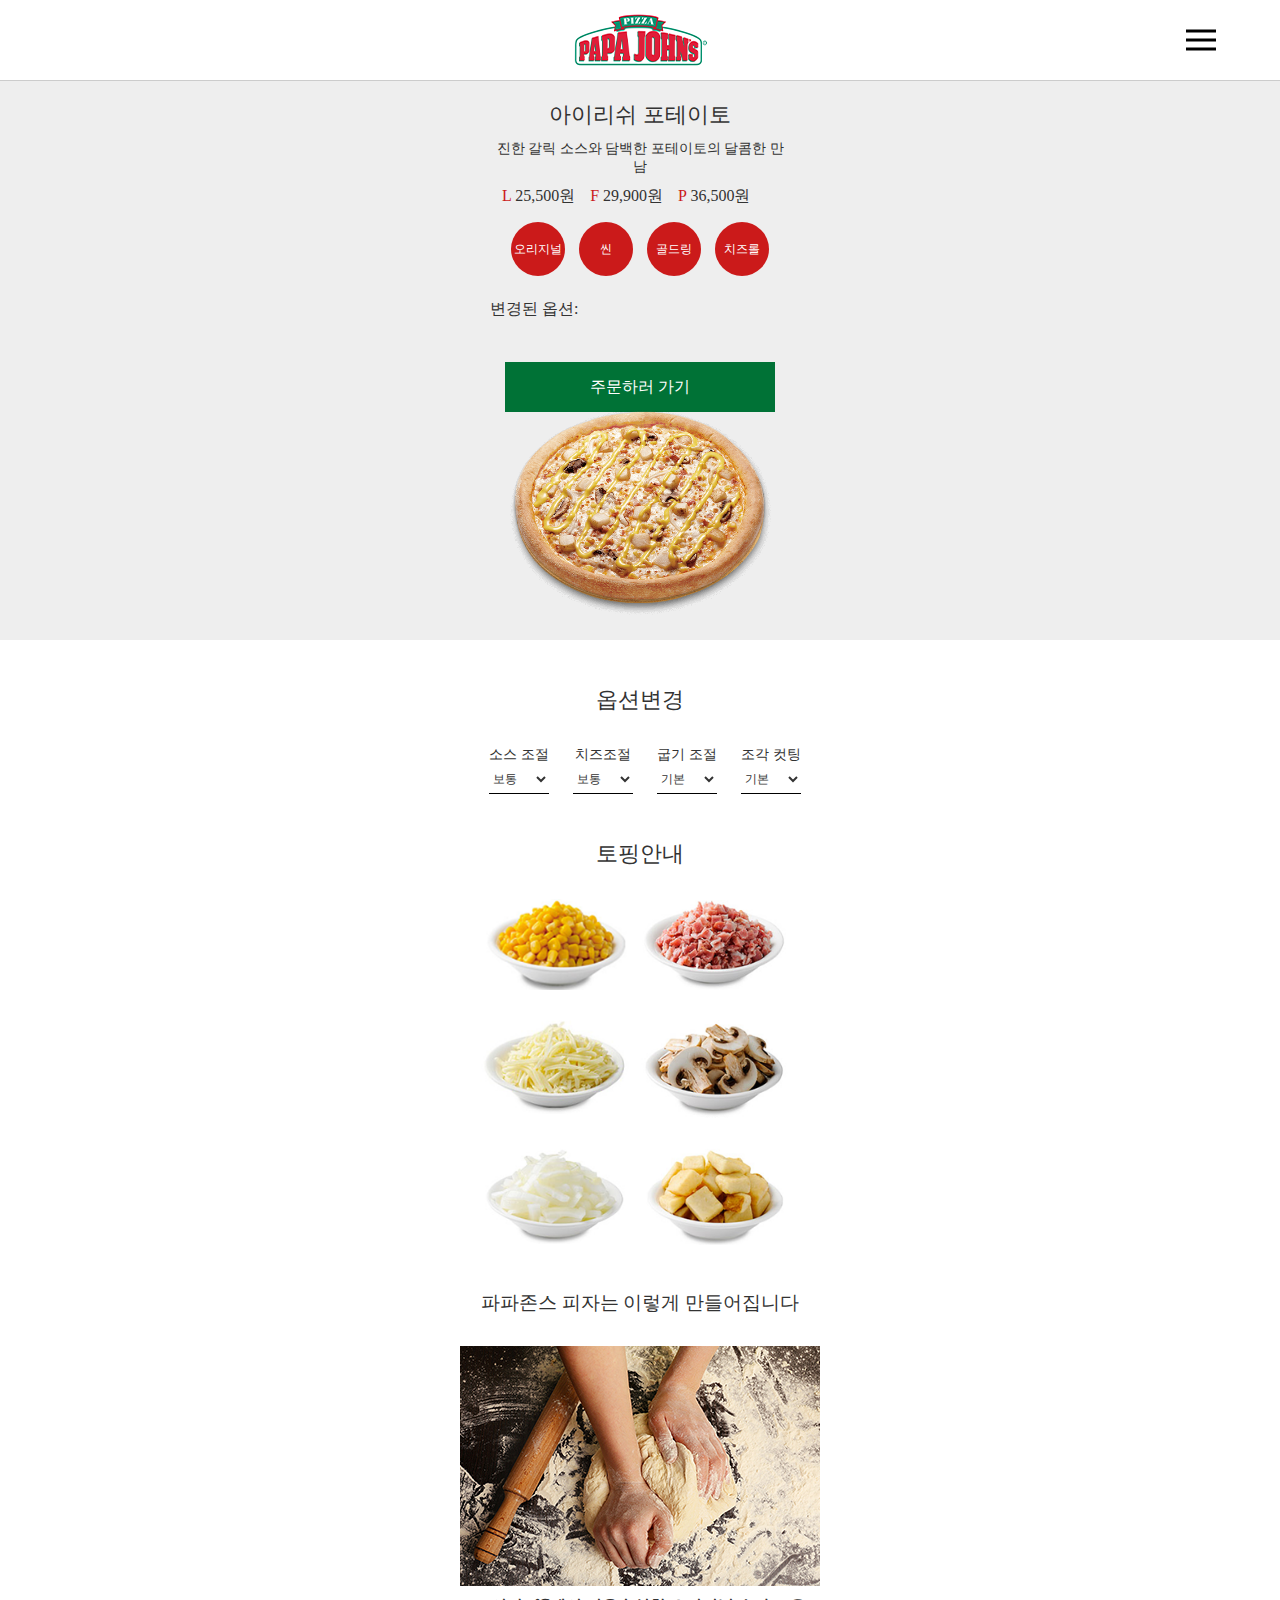
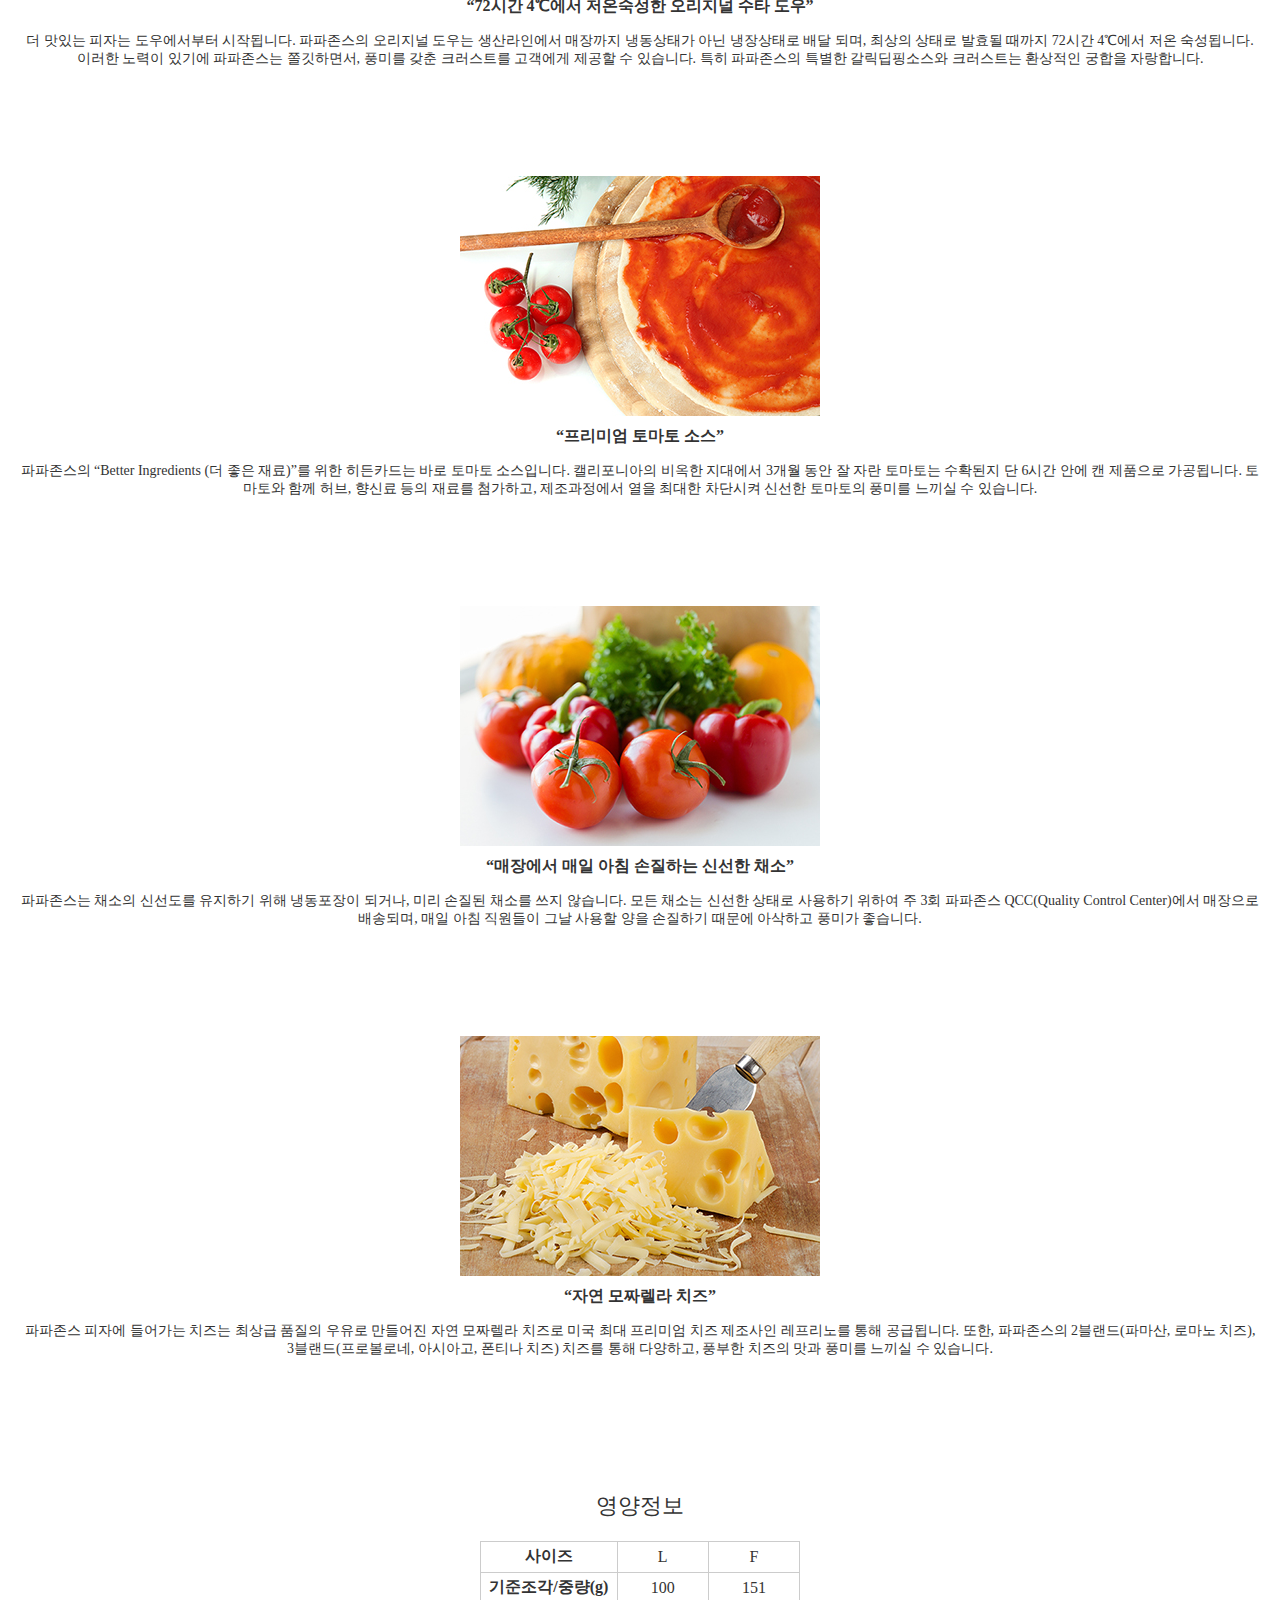
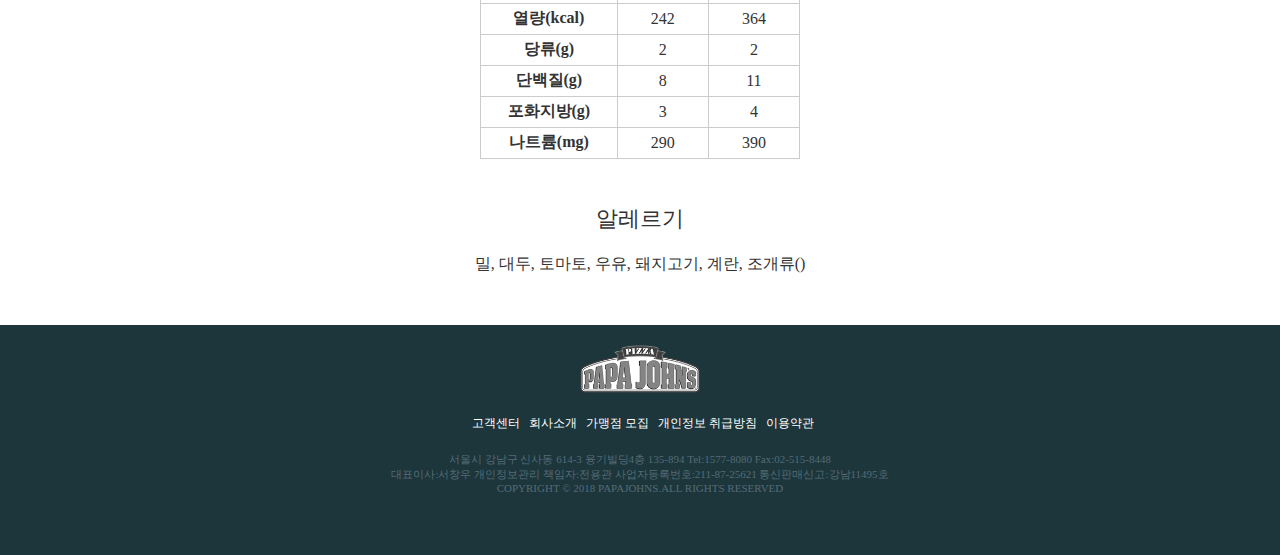
<file: menu/sub2.html>
<!DOCTYPE html>
<html lang="ko">

<head>
    <meta charset="utf-8">
    <meta name="viewport" content="width=device-width, initial-scale=1.0">
    <title> pizza / menu / papajohns </title>
    <link rel="stylesheet" href="../css/common.css">
    <link rel="stylesheet" href="../css/sub.css">
    <!--[if lt IE 9]>
        <script type="text/javascript" src="js/html5shiv.min.js"></script>
    <![endif]-->
    <script src="../js/jquery-1.12.4.min.js"></script>
    <script src="../js/sub.js"></script>
    <script>
        $(document).ready(function () {
            /* tab */
            var $tab = $('.tab');

            $tab.find('.btnwrap a:first-child').addClass('on').attr('aria-selected', true).siblings().attr('aria-selected', false);
            $tab.find('.cntwrap > img:first-child').show().attr('aria-hidden', false).siblings().hide().attr('aria-hidden', true);

            $tab.find('.btnwrap a').on('click', function (e) {
                e.preventDefault();
                var tgIdx = $(this).index();
                console.log(tgIdx);

                $(this).attr('aria-selected', true).addClass('on').siblings().removeClass('on').attr('aria-selected', false);

                $(this).closest('.tab').find('.cntwrap > img').eq(tgIdx).show().attr('aria-hidden', false).siblings().hide().attr('aria-hidden', true);
            });

            //.opt_change
            $('.opt_change select').on('change', function () {
                $('.change_txt span').text('');
                var result = '';
                $('.opt_change select').each(function () {
                    var optNum = $(this).prop('selectedIndex');
                    console.log(optNum, $(this).val() );

                    if (optNum > 0) {
                        result += $(this).val() + ', ';
                    }
                });
                console.log(result);
                var comma = result.lastIndexOf(', ');
                console.log(comma);
                result = result.slice(0, comma);
                
                $('.change_txt span').text(result);
            });
            var scrollT;
            var timer = 0;  

            $(window).on('scroll', function () {
                clearTimeout(timer);
                /* 
                참조변수 = setTimeout(function() {}, 시간간격);
                참조변수 = setTimeout(함수명, 시간간격);
                clearTimeout(참조변수);
                */
                timer = setTimeout(function () {
                //스크롤바가 움직이는 수직거리
                scrollT = $(this).scrollTop();
                console.log(scrollT);

                /* 여러의 .fade로 반복문 실행
                $(선택자).each(function (인덱스번호, 엘리먼트) {});  

                .fade라는 클래스명을 가진 엘리먼트를 each() 메서드로 하나씩 순회하면서 스크롤바가 움직인 거리와 비교
                가까운지 여부는 스크롤바가 움직인 거리와 나의 전역 수직 위치와 비교
                if() 스크롤바가 움직인 거리가 나와 가까워졌을 경우 : 투명도1, top 0
                else 처음으로 되돌려 놓기: 투명도0, top 40
                */
                $('.fade').each(function () {
                    if ( scrollT > $(this).offset().top-600 ) $(this).stop().animate({opacity: 1, filter: 'Alpha(opacity=100)', top: 0});
                    else $(this).stop().animate({opacity: 0, filter: 'Alpha(opacity=0)', top: 40});
                });
                }, 100);
            });
        });
    </script>
</head>

<body>
    <div id="skip">
        <a href="#content">본문 바로가기</a>
    </div>

    <header id="header">
        <div class="head_top">
            <h1 class="sub_logo">
                <a href="../index.html"><img src="../images/pizza/sub-logo.png" alt="파파존스" width="153" height="80"></a>
            </h1>
            <a href="" class="open_btn"><img src="../images/pizza/sub_open.png" alt="네비게이션 열기" width="30" height="30"></a>
        </div>
        <nav id="mSnb">
            <ul class="clearfix">
                <li>
                    <a href="pizza.html">메뉴</a>
                </li>
                <li>
                    <a href="#">E-쿠폰</a>
                </li>
                <li>
                    <a href="#">매장안내</a>
                </li>
                <li>
                    <a href="#">이벤트&할인</a>
                </li>
                <li>
                    <a href="#">가맹점</a>
                </li>
            </ul>
            <a href="" class="close_btn"><img src="../images/common/close.png" alt="메뉴닫기" width="30" height="30"></a>
        </nav>
    </header>

    <section id="content" class="sub">
        <h2>피자</h2>
        <article class="irish">
            <div class="back">
                <div class="area clearfix p_r">
                    <div class="detail">
                        <h3>아이리쉬 포테이토</h3>
                        <p class="p_detail">진한 갈릭 소스와 담백한 포테이토의 달콤한 만남</p>
                        <ul class="clearfix">
                            <li class="size">
                                <span class="red">L</span>
                                <p class="price">25,500원</p>
                            </li>
                            <li>
                                <span class="red">F</span>
                                <p class="price">29,900원</p>
                            </li>
                            <li>
                                <span class="red">P</span>
                                <p class="price">36,500원</p>
                            </li>
                        </ul>
                        <div class="tab">
                            <div class="btnwrap">
                                <a href="">오리지널</a>
                                <a href="">씬</a>
                                <a href="">골드링</a>
                                <a href="">치즈롤</a>
                            </div>
                            <div class="cntwrap">
                                <img src="../images/pizza_in/irish.png" alt="">
                                <img src="../images/pizza_in/irish_s.png" alt="">
                                <img src="../images/pizza_in/irish_g.png" alt="">
                                <img src="../images/pizza_in/irish_c.png" alt="">
                            </div>
                        </div>
                        <p class="change_txt">변경된 옵션: <span></span></p>
                        <a href="">주문하러 가기</a>
                    </div>
                </div>
            </div>
        </article>
        <article class="option">
            <h3>옵션변경</h3>
            <ul class="clearfix opt_change mChange">
                <li>
                    <span>소스 조절</span>
                    <select name="sourse" id="mSourse" class="sourse" title="피자 도우 선택">
                        <option value="보통">보통</option>
                        <option value="조금">조금</option>
                        <option value="많이">많이</option>
                        <option value="없음">없음</option>
                    </select>
                </li>
                <li>
                    <span>치즈조절</span>
                    <select name="cheese" id="mCheese" title="피자 치즈 선택">
                        <option value="보통">보통</option>
                        <option value="조금">조금</option>
                        <option value="없음">없음</option>
                    </select>
                </li>
                <li>
                    <span>굽기 조절</span>
                    <select name="roast" id="mRoast" title="피자 굽기 선택">
                        <option value="기본">기본</option>
                        <option value="바싹">바싹</option>
                    </select>
                </li>
                <li>
                    <span>조각 컷팅</span>
                    <select name="cut" id="mCut" title="피자 조각 선택">
                        <option value="기본">기본</option>
                        <option value="사각">사각</option>
                        <option value="6조각">6조각</option>
                        <option value="8조각">8조각</option>
                        <option value="10조각">10조각</option>
                    </select>
                </li>
            </ul>
        </article>
        <article class="topping">
            <h3>토핑안내</h3>
            <ul class="clearfix">
                <li><img src="../images/pizza_in/con1.png" alt=""></li>
                <li><img src="../images/pizza_in/bacon.png" alt=""></li>
                <li><img src="../images/pizza_in/mozza.png" alt=""></li>
                <li><img src="../images/pizza_in/murshroom.png" alt=""></li>
                <li><img src="../images/pizza_in/onion.png" alt=""></li>
                <li><img src="../images/pizza_in/potato.png" alt=""></li>
            </ul>
        </article>
        <article class="papa">
            <h3>파파존스 피자는 이렇게 만들어집니다</h3>
            <div>
                <ul class="papa_story">
                    <li class="odd">
                        <img class="fade" src="../images/pizza_in/img-pizzastroy-01.png" alt="" width="360" height="240">
                        <div class="txt">
                            <strong>“72시간 4℃에서 저온숙성한 오리지널 수타 도우”</strong>
                            <p>
                                더 맛있는 피자는 도우에서부터 시작됩니다.
                                파파존스의 오리지널 도우는 생산라인에서 매장까지 냉동상태가 아닌 냉장상태로 배달 되며,
                                최상의 상태로 발효될 때까지 72시간 4℃에서 저온 숙성됩니다.
                                이러한 노력이 있기에 파파존스는 쫄깃하면서, 풍미를 갖춘 크러스트를 고객에게 제공할 수 있습니다.
                                특히 파파존스의 특별한 갈릭딥핑소스와 크러스트는 환상적인 궁합을 자랑합니다.
                            </p>
                        </div>
                    </li>
                    <li class="even">
                        <img class="fade" src="../images/pizza_in/img-pizzastroy-02.png" alt="" width="360" height="240">
                        <div class="txt">
                            <strong>“프리미엄 토마토 소스”</strong>
                            <p>
                                파파존스의 “Better Ingredients (더 좋은 재료)”를 위한 히든카드는 바로 토마토 소스입니다.
                                캘리포니아의 비옥한 지대에서 3개월 동안 잘 자란 토마토는 수확된지 단 6시간 안에 캔 제품으로 가공됩니다.
                                토마토와 함께 허브, 향신료 등의 재료를 첨가하고,
                                제조과정에서 열을 최대한 차단시켜 신선한 토마토의 풍미를 느끼실 수 있습니다.
                            </p>
                        </div>
                    </li>
                    <li class="odd">
                        <img class="fade" src="../images/pizza_in/img-pizzastroy-03.png" alt="" width="360" height="240">
                        <div class="txt">
                            <strong>“매장에서 매일 아침 손질하는 신선한 채소”</strong>
                            <p>
                                파파존스는 채소의 신선도를 유지하기 위해 냉동포장이 되거나, 미리 손질된 채소를 쓰지 않습니다.
                                모든 채소는 신선한 상태로 사용하기 위하여 주 3회 파파존스 QCC(Quality Control Center)에서 매장으로 배송되며,
                                매일 아침 직원들이 그날 사용할 양을 손질하기 때문에 아삭하고 풍미가 좋습니다.
                            </p>
                        </div>
                    </li>
                    <li class="even">
                        <img class="fade" src="../images/pizza_in/img-pizzastroy-04.png" alt="" width="360" height="240">
                        <div class="txt">
                            <strong>“자연 모짜렐라 치즈”</strong>
                            <p>
                                파파존스 피자에 들어가는 치즈는 최상급 품질의 우유로 만들어진 자연 모짜렐라 치즈로
                                미국 최대 프리미엄 치즈 제조사인 레프리노를 통해 공급됩니다.
                                또한, 파파존스의 2블랜드(파마산, 로마노 치즈), 3블랜드(프로볼로네, 아시아고, 폰티나 치즈) 치즈를 통해 다양하고, 풍부한 치즈의 맛과 풍미를 느끼실 수
                                있습니다.
                            </p>
                        </div>
                    </li>
                </ul>
            </div>
        </article>
        <article class="nutrient">
            <h3>영양정보</h3>
            <div>
                <table class="mTable">
                    <tr>
                        <th>사이즈</th>
                        <td>L</td>
                        <td>F</td>
                    </tr>
                    <tr>
                        <th>기준조각/중량(g)</th>
                        <td>100</td>
                        <td>151</td>
                    </tr>
                    <tr>
                        <th>열량(kcal)</th>
                        <td>242</td>
                        <td>364</td>
                    </tr>
                    <tr>
                        <th>당류(g)</th>
                        <td>2</td>
                        <td>2</td>
                    </tr>
                    <tr>
                        <th>단백질(g)</th>
                        <td>8</td>
                        <td>11</td>
                    </tr>
                    <tr>
                        <th>포화지방(g)</th>
                        <td>3</td>
                        <td>4</td>
                    </tr>
                    <tr>
                        <th>나트륨(mg)</th>
                        <td>290</td>
                        <td>390</td>
                    </tr>
                </table>
            </div>
        </article>
        <article class="allergy">
            <h3>알레르기</h3>
            <p>밀, 대두, 토마토, 우유, 돼지고기, 계란, 조개류()</p>
        </article>
    </section>

<footer id="footer">
    <img src="../images/common/foot-logo.png" alt="파파존스">
    <ul class="clearfix">
        <li>고객센터</li>
        <li>회사소개</li>
        <li>가맹점 모집</li>
        <li>개인정보 취급방침</li>
        <li>이용약관</li>
    </ul>
    <address>
        서울시 강남구 신사동 614-3 융기빌딩4층 135-894 Tel:1577-8080 Fax:02-515-8448 <br>
        대표이사:서창우 개인정보관리 책임자:전용관 사업자등록번호:211-87-25621 통신판매신고:강남11495호 <br>
        COPYRIGHT © 2018 PAPAJOHNS.ALL RIGHTS RESERVED
    </address>
</footer>
</body>

</html>
</file>
<file: css/common.css>
@charset "UTF-8";
/* 태그초기화 */
body, ul, li, h1, h2, h3, p, button, input, th, td {
  margin: 0;
  padding: 0; }

body {
  font-family: "나눔 고딕", "nanumgothic";
  font-size: 16px;
  color: #333; }

ul {
  list-style: none; }

h1, h2, h3 {
  font-size: inherit; }

a:link, a:visited, a:hover, a:active {
  color: inherit;
  text-decoration: none; }

img {
  max-width: 100%;
  height: auto;
  border: none;
  vertical-align: top; }

table {
  border-spacing: 0px;
  border: none;
  border-collapse: collapse; }

button, input, select {
  cursor: pointer;
  font-size: inherit;
  font-family: inherit;
  color: inherit;
  border: none;
  background: none; }

header, nav, section, footer {
  display: block; }

address {
  font-style: normal; }

/* 공통 클래스 */
.p_a {
  position: absolute; }

.p_r {
  position: relative; }

.f_l {
  float: left; }

.f_r {
  float: right; }

.clearfix:after {
  content: "";
  display: block;
  clear: both; }

.blind {
  font-size: 0;
  line-height: 0;
  width: 1px;
  height: 1px;
  overflow: hidden;
  position: absolute;
  top: 0;
  left: -9999px;
  text-indent: -9999px; }

/* @mixin */
/* skip */
#skip a {
  position: absolute;
  top: 0;
  left: -9999px;
  z-index: 100; }

#skip a:focus, #skip a:active {
  left: 0;
  width: 100%;
  text-align: center;
  color: lightblue;
  height: 50px;
  line-height: 50px;
  background: lightblue;
  color: #000080; }

/* footer */
#footer {
  position: relative;
  width: 100%;
  height: 230px;
  background: #1c363c;
  color: #fff;
  text-align: center; }
  #footer address {
    color: #566b75;
    font-size: 11px;
    width: 95%;
    margin: 20px auto; }

#footer img {
  padding-top: 20px;
  width: 120px; }

#footer ul {
  padding-top: 20px; }
  #footer ul li {
    display: inline-block;
    margin-left: 5px;
    font-size: 12px; }

/*# sourceMappingURL=common.css.map */
</file>
<file: css/sub.css>
/* @mixin */
/* header */
#header {
  position: fixed;
  top: 0;
  left: 0;
  right: 0;
  height: 80px;
  background: #fff;
  border-bottom: 1px solid #ccc;
  z-index: 200; }
  #header .sub_logo {
    text-align: center; }
  #header .open_btn {
    position: absolute;
    top: 25px;
    right: 5%; }

#mSnb {
  display: block;
  position: fixed;
  left: 0;
  bottom: 100%;
  width: 100%;
  height: 100%;
  background: #fff;
  text-align: center;
  font-weight: 500;
  z-index: 500; }
  #mSnb > ul {
    font-size: 20px;
    color: #cb1a1a;
    width: 100%;
    margin: 100px auto; }
    #mSnb > ul > li {
      width: 100%;
      border-bottom: 1px solid #cb1a1a; }
      #mSnb > ul > li > a {
        display: block;
        width: 100%;
        height: 100px;
        line-height: 100px; }

#mSnb > ul > li:hover a, #mSnb > ul > li a:focus, #mSnb > ul > li.on a {
  background: #006e62;
  color: #fff; }

#mSnb .close_btn {
  position: absolute;
  top: 48px;
  right: 5%;
  width: 30px;
  height: 30px; }

/* content */
#content {
  position: relative;
  padding-top: 80px; }

.sub_visual {
  background: url("../images/pizza/sub_mobile.jpg") no-repeat;
  width: 100%;
  height: 325px;
  color: #666;
  -webkit-background-size: cover;
  -moz-background-size: cover;
  -o-background-size: cover;
  background-size: cover; }

.sub_visual h2, .sub_visual p {
  text-align: center; }

.sub_visual h2 {
  font-size: 30px;
  padding-top: 30px; }

.sub_visual p {
  font-size: 20px;
  padding-top: 10px; }

/* tab */
#content div #pizzaTab {
  position: relative;
  margin-top: 10px; }

#content div #pizzaTab > .btnwrap {
  text-align: center;
  width: 100%;
  margin: 30px auto 20px;
  padding: 0 20px;
  -webkit-box-sizing: border-box;
  -moz-box-sizing: border-box;
  box-sizing: border-box; }
  #content div #pizzaTab > .btnwrap > li {
    float: left;
    width: 23%;
    margin-left: 2%; }
    #content div #pizzaTab > .btnwrap > li:first-child {
      margin-left: 0; }
    #content div #pizzaTab > .btnwrap > li > a {
      display: block;
      font-size: 13px;
      height: 30px;
      font-weight: 700; }

#content div #pizzaTab > .btnwrap > li > a:hover, #content div #pizzaTab > .btnwrap > li > a:focus, #content div #pizzaTab > .btnwrap > li.on > a {
  color: #cb1a1a;
  border-color: #cb1a1a; }

/* tab_content */
#content div #pizzaTab .cntwrap {
  width: 100%; }
  #content div #pizzaTab .cntwrap > div {
    display: none; }
    #content div #pizzaTab .cntwrap > div:first-child {
      display: block; }
    #content div #pizzaTab .cntwrap > div ul {
      width: 100%;
      padding: 0 20px;
      box-sizing: border-box;
      margin: 0 auto; }

#content div #pizzaTab .cntwrap > div > ul > li {
  width: auto;
  height: auto;
  border: 1px solid #ccc;
  margin-bottom: 40px;
  padding: 10px 0; }
  #content div #pizzaTab .cntwrap > div > ul > li:after {
    content: "";
    display: block;
    clear: both; }
  #content div #pizzaTab .cntwrap > div > ul > li > img {
    float: left;
    padding-right: 2%;
    padding-left: 2%;
    width: 41%;
    margin-top: 25px; }
  #content div #pizzaTab .cntwrap > div > ul > li .txt_box {
    float: left;
    width: 53%;
    padding-right: 2%;
    height: auto; }
    #content div #pizzaTab .cntwrap > div > ul > li .txt_box strong {
      display: block;
      font-size: 16px;
      text-align: center; }
    #content div #pizzaTab .cntwrap > div > ul > li .txt_box p {
      font-size: 12px;
      text-align: left;
      margin: 5px 0; }
    #content div #pizzaTab .cntwrap > div > ul > li .txt_box .pizzaKind {
      width: 55%;
      float: left;
      margin-right: 5%;
      padding-left: 10px; }
    #content div #pizzaTab .cntwrap > div > ul > li .txt_box .num_item {
      float: left;
      position: relative;
      width: 40%;
      float: left; }
      #content div #pizzaTab .cntwrap > div > ul > li .txt_box .num_item input[type="text"] {
        text-align: center;
        width: 100%;
        height: 100%; }
      #content div #pizzaTab .cntwrap > div > ul > li .txt_box .num_item .num_up, #content div #pizzaTab .cntwrap > div > ul > li .txt_box .num_item .num_down {
        position: absolute;
        top: 50%; }
      #content div #pizzaTab .cntwrap > div > ul > li .txt_box .num_item .num_up {
        right: 10px;
        margin-top: -6px; }
      #content div #pizzaTab .cntwrap > div > ul > li .txt_box .num_item .num_down {
        left: 10px; }
    #content div #pizzaTab .cntwrap > div > ul > li .txt_box .menu {
      width: 53%;
      background: #316910;
      margin-right: 1%; }
    #content div #pizzaTab .cntwrap > div > ul > li .txt_box .pizzaSize {
      width: 100%;
      margin-top: 5px;
      padding-left: 10px;
      margin-bottom: 5px; }
    #content div #pizzaTab .cntwrap > div > ul > li .txt_box a {
      display: inline-block;
      height: auto;
      line-height: 25px;
      text-align: center;
      color: #fff;
      font-size: 12px; }
    #content div #pizzaTab .cntwrap > div > ul > li .txt_box .pizza_cart {
      width: 43%;
      background: #000; }

.txt_box .pizzaKind, .txt_box .num_item, .txt_box .pizzaSize {
  height: 20px;
  line-height: 20px;
  background: #eee;
  font-size: 12px; }

/* pizza_sub */
#content.sub {
  padding-top: 80px; }
  #content.sub h2 {
    font-size: 0;
    line-height: 0;
    width: 1px;
    height: 1px;
    overflow: hidden;
    position: absolute;
    top: 0;
    left: -9999px;
    text-indent: -9999px; }
  #content.sub article {
    position: relative;
    padding-top: 58px;
    text-align: center; }
    #content.sub article h3 {
      font-size: 22px;
      font-weight: 500; }

#content.sub article {
  position: relative;
  padding-top: 45px;
  text-align: center; }

#content.sub article h3 {
  font-size: 22px;
  font-weight: 500; }

/* article1 */
#content.sub .irish {
  padding-top: 0;
  text-align: center; }

#content.sub .irish .back {
  background: #eee;
  height: 560px; }

#content.sub .irish div .detail {
  width: 300px;
  padding-top: 20px;
  text-align: center;
  font-weight: 500;
  margin: 0 auto; }
  #content.sub .irish div .detail .p_detail {
    font-size: 14px;
    padding-top: 10px;
    font-weight: normal; }
  #content.sub .irish div .detail ul {
    padding: 0 5px; }
    #content.sub .irish div .detail ul li {
      float: left; }
      #content.sub .irish div .detail ul li .price {
        display: inline-block;
        font-size: 16px;
        margin-top: 10px; }
      #content.sub .irish div .detail ul li span {
        color: #cb1a1a;
        font-size: 16px;
        padding-left: 15px; }
      #content.sub .irish div .detail ul li:first-child span {
        padding-left: 7px; }
  #content.sub .irish div .detail div a {
    margin-top: 15px;
    display: inline-block;
    width: 54px;
    height: 54px;
    line-height: 54px;
    background: #cb1a1a;
    color: #fff;
    border-radius: 50%;
    font-weight: normal;
    margin-left: 10px;
    font-size: 12px; }
    #content.sub .irish div .detail div a:first-child {
      margin-left: 0; }
  #content.sub .irish div .detail .cntwrap img {
    position: absolute;
    top: 330px;
    left: 50%;
    margin-left: -130px;
    width: 261px;
    height: auto; }
  #content.sub .irish div .detail a {
    display: inline-block;
    width: 270px;
    height: 50px;
    line-height: 50px;
    color: #fff;
    text-align: center;
    background: #007236;
    margin-top: 42px; }
  #content.sub .irish div .detail .change_txt {
    text-align: left;
    padding-top: 23px;
    font-size: 16px; }
    #content.sub .irish div .detail .change_txt #content .irish div .detail .change_txt span {
      font-size: 12px; }

/* article2 */
#content.sub .option .mChange {
  display: block; }
  #content.sub .option .mChange li {
    display: inline-block;
    padding-top: 30px;
    width: 70px;
    padding-left: 10px; }
    #content.sub .option .mChange li span {
      font-size: 14px;
      margin-bottom: 15px;
      font-weight: 500; }
    #content.sub .option .mChange li select {
      width: 60px;
      height: 30px;
      font-size: 12px;
      border-bottom: 1px solid #000; }

/* article3 */
#content.sub .topping ul {
  width: 320px;
  margin: 0 auto; }
  #content.sub .topping ul li {
    float: left;
    padding-top: 30px;
    padding-left: 10px; }
    #content.sub .topping ul li:nth-child(odd) {
      padding-left: 0; }
    #content.sub .topping ul li > img {
      width: 150px;
      height: auto; }

/* article4 */
#content.sub .papa h3 {
  font-size: 19px; }

#content.sub .papa .papa_story {
  width: 100%; }
  #content.sub .papa .papa_story li {
    margin-top: 30px;
    padding: 0 20px; }
    #content.sub .papa .papa_story li .txt strong {
      font-size: 16px; }
    #content.sub .papa .papa_story li .txt p {
      font-size: 14px;
      margin-top: 15px; }

#content .papa .papa_story .even img, #content .papa .papa_story .odd img {
  width: auto;
  height: auto; }

#content .papa .papa_story .even .txt, #content .papa .papa_story .odd .txt {
  width: auto;
  min-height: 150px;
  margin: 10px auto;
  text-align: center; }

#content.sub .nutrient .mTable {
  display: block;
  margin: 0 auto;
  margin-top: 20px;
  width: 320px; }
  #content.sub .nutrient .mTable th, #content.sub .nutrient .mTable td {
    border: 1px solid #ccc;
    height: 30px; }
  #content.sub .nutrient .mTable th {
    width: 150px; }
  #content.sub .nutrient .mTable td {
    width: 100px; }

#content .allergy {
  padding-bottom: 50px; }
  #content .allergy p {
    font-size: 16px;
    margin-top: 20px; }

/*# sourceMappingURL=sub.css.map */
</file>
